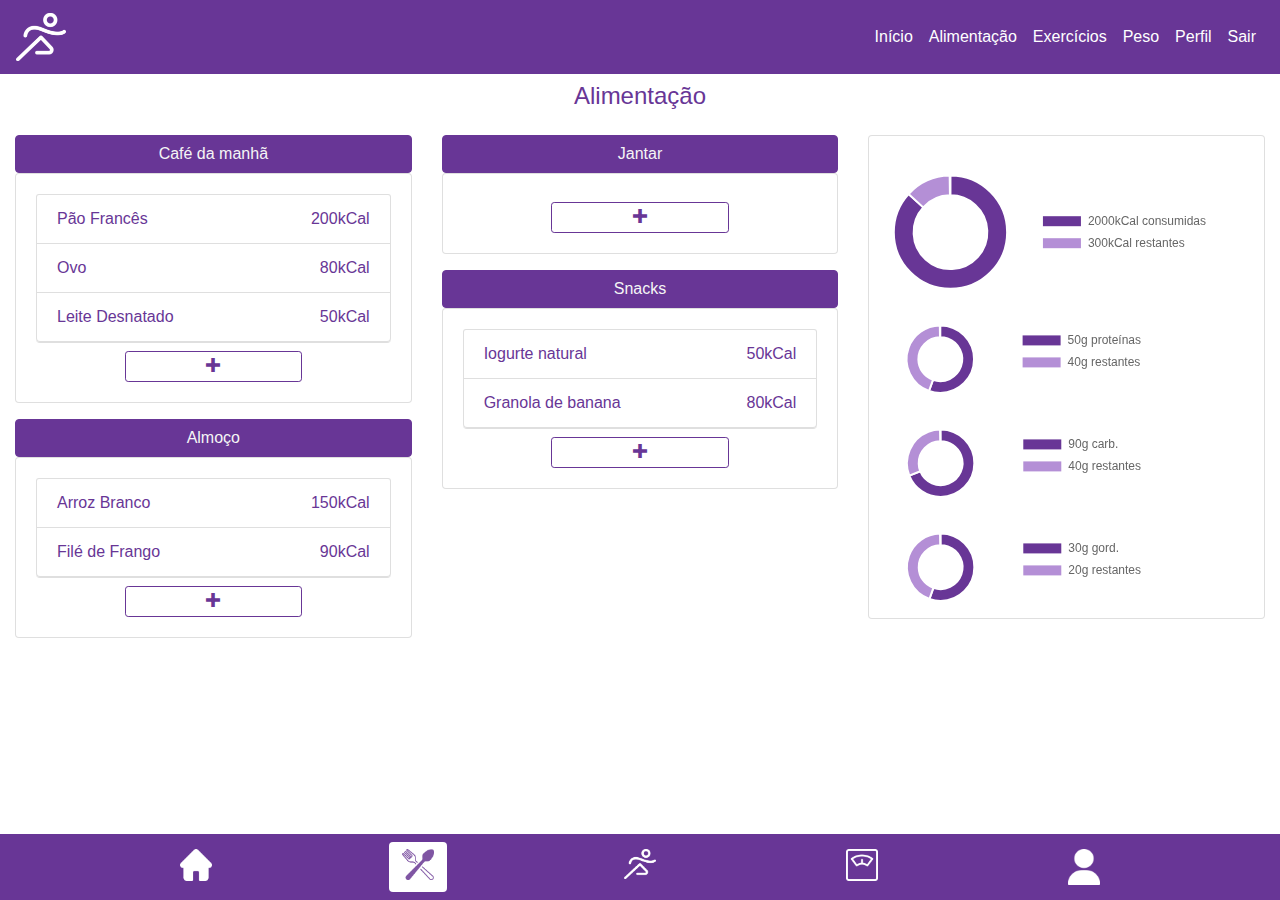
<file: alimentacao.html>
<!DOCTYPE html>
<html>
    <head>
        <title>Health Track - Alimentação</title>
        <meta charset="utf-8">
        <meta name="viewport" content="width=device-width, initial-scale=1">
        <link rel="stylesheet" href="css/bootstrap.min.css">
        <link rel="stylesheet" href="css/ht_styles.css">
        <link rel="stylesheet" href="open-iconic/font/css/open-iconic-bootstrap.css">
        <link rel="stylesheet" href="css/Chart.min.css">    
    </head>
    <body>
        <nav class="navbar navbar-expand-lg nav-purple-ht sticky-top">
            <button class="navbar-toggler border-white" type="button" data-toggle="collapse" data-target="#navbarContent" aria-controls="navbarContent" aria-expanded="false" aria-label="Toggle navigation">
                <span class="oi oi-menu menu-color"></span>
            </button>
            <a class="navbar-brand" href="#">
                <img src="img/running_white.png" class="d-inline-block align-top" width="50">
            </a>
            
            <div class="collapse navbar-collapse" id="navbarContent">
                <ul class="navbar-nav ml-auto">
                    <li class="nav-item active">
                        <a class="nav-link text-white" href="inicio.html">Início</a>
                    </li>
                    <li class="nav-item">
                        <a class="nav-link text-white" href="alimentacao.html">Alimentação</a>
                    </li>
                    <li class="nav-item">
                        <a class="nav-link text-white" href="exercicios.html">Exercícios</a>
                    </li>
                    <li class="nav-item">
                        <a class="nav-link text-white" href="pesagem.html">Peso</a>
                    </li>
                    <li class="nav-item">
                        <a class="nav-link text-white" href="perfil.html">Perfil</a>
                    </li>
                    <li class="nav-item">
                        <a class="nav-link text-white" href="index.html">Sair</a>
                    </li>
                </ul>
            </div>
        </nav>

        <section class="container-fluid">
            <h4 class="text-center mt-2 mb-4">Alimentação</h4>    
            <div class="row" style="margin-bottom: 150px;">
                <div class="col-lg-4 col-md-6 col-sm-12 col-xs-12">
                  <section class="mb-3">
                    <button class="btn btn-purple-ht btn-block" type="button" data-toggle="collapse" data-target="#collapseCafe" aria-expanded="true" aria-controls="collapseCafe">
                      Café da manhã
                    </button>
                    <div class="collapse show" id="collapseCafe">
                      <div class="card card-body">
                        <ol class="list-group">
                          <li class="list-group-item d-flex justify-content-between">Pão Francês <span class="">200kCal</span></li>
                          <li class="list-group-item d-flex justify-content-between">Ovo <span class="">80kCal</span></li>
                          <li class="list-group-item d-flex justify-content-between">Leite Desnatado <span class="">50kCal</span></li>
                        </ol>
                        <div class="text-center">
                          <button class="btn btn-sm mt-2 border-purple w-05x">
                            <span class="oi oi-plus"></span>
                          </button>
                        </div>
                      </div>
                    </div>
                  </section>
                  <section class="mb-3">
                    <button class="btn btn-purple-ht btn-block" type="button" data-toggle="collapse" data-target="#collapseAlmoco" aria-expanded="true" aria-controls="collapseAlmoco">
                      Almoço
                    </button>
                    <div class="collapse show" id="collapseAlmoco">
                      <div class="card card-body">
                        <ol class="list-group">
                          <li class="list-group-item d-flex justify-content-between">Arroz Branco <span class="">150kCal</span></li>
                          <li class="list-group-item d-flex justify-content-between">Filé de Frango <span class="">90kCal</span></li>
                        </ol>
                        <div class="text-center">
                          <button class="btn btn-sm mt-2 border-purple w-05x">
                            <span class="oi oi-plus"></span>
                          </button>
                        </div>
                      </div>
                    </div>
                  </section>
                </div>

                <div class="col-lg-4 col-md-6 col-sm-12 col-xs-12">
                  <section class="mb-3">
                    <button class="btn btn-purple-ht btn-block" type="button" data-toggle="collapse" data-target="#collapseJantar" aria-expanded="true" aria-controls="collapseJantar">
                      Jantar
                    </button>
                    <div class="collapse show" id="collapseJantar">
                      <div class="card card-body">
                        <div class="text-center">
                          <button class="btn btn-sm mt-2 border-purple w-05x">
                            <span class="oi oi-plus"></span>
                          </button>
                        </div>
                      </div>
                    </div>
                  </section>
                  <section class="mb-3">
                    <button class="btn btn-purple-ht btn-block" type="button" data-toggle="collapse" data-target="#collapseSnacks" aria-expanded="true" aria-controls="collapseSnacks">
                      Snacks
                    </button>
                    <div class="collapse show" id="collapseSnacks">
                      <div class="card card-body">
                        <ol class="list-group">
                          <li class="list-group-item d-flex justify-content-between">Iogurte natural <span class="">50kCal</span></li>
                          <li class="list-group-item d-flex justify-content-between">Granola de banana <span class="">80kCal</span></li>
                        </ol>
                        <div class="text-center">
                          <button class="btn btn-sm mt-2 border-purple w-05x">
                            <span class="oi oi-plus"></span>
                          </button>
                        </div>
                      </div>
                    </div>
                  </section>
                </div>

                <div class="col-lg-4 col-md-6 col-sm-12 col-xs-12">
                  <div class="card pr-5 pb-3 pt-1 mb-2" >
                    <div class="chart-container">
                      <canvas id="graficoAlimentacao" height="130px">
                      </canvas>
                      <canvas id="graficoAlimentacao2" height="90px">
                      </canvas>
                      <canvas id="graficoAlimentacao3" height="90px">
                      </canvas>
                      <canvas id="graficoAlimentacao4" height="90px">
                      </canvas>
                    </div>
                  </div>
                </div>
            </div>
        </section>

        <footer id="sticky-footer" class="py-2 nav-purple-ht fixed-bottom">
            <div class="container d-flex justify-content-around">
                <a class="btn text-white" href="inicio.html"> <img src="img/home_white.png" class="icon-size-2" alt="icone de casa"></a>
                <a class="btn text-white btn-ht-selected" href="alimentacao.html"><img src="img/fork_purple.png" class="icon-size-2" alt="icone com um garfo e uma colher cruzados"></a>
                <a class="btn text-white" href="exercicios.html"> <img src="img/running_white.png" class="icon-size-2" alt="icone health track (uma pessoa correndo)"></a>
                <a class="btn text-white" href="pesagem.html"> <img src="img/weight_white.png" class="icon-size-2" alt="icone de uma balança para pesagem"></a>
                <a class="btn text-white" href="perfil.html"> <img src="img/user_white.png" class="icon-size-2" alt="icone de uma silhueta de uma pessoa"></a>
            </div>
        </footer>

        <script type="text/javascript" src="js/jquery.slim.min.js"></script>
        <script type="text/javascript" src="js/bootstrap.min.js"></script>
        <script type="text/javascript" src="js/moment.js"></script>
        <script type="text/javascript" src="js/Chart.min.js"></script>
        <script type="text/javascript" src="js/htCharts.js"></script>
    </body>
</html>
</file>
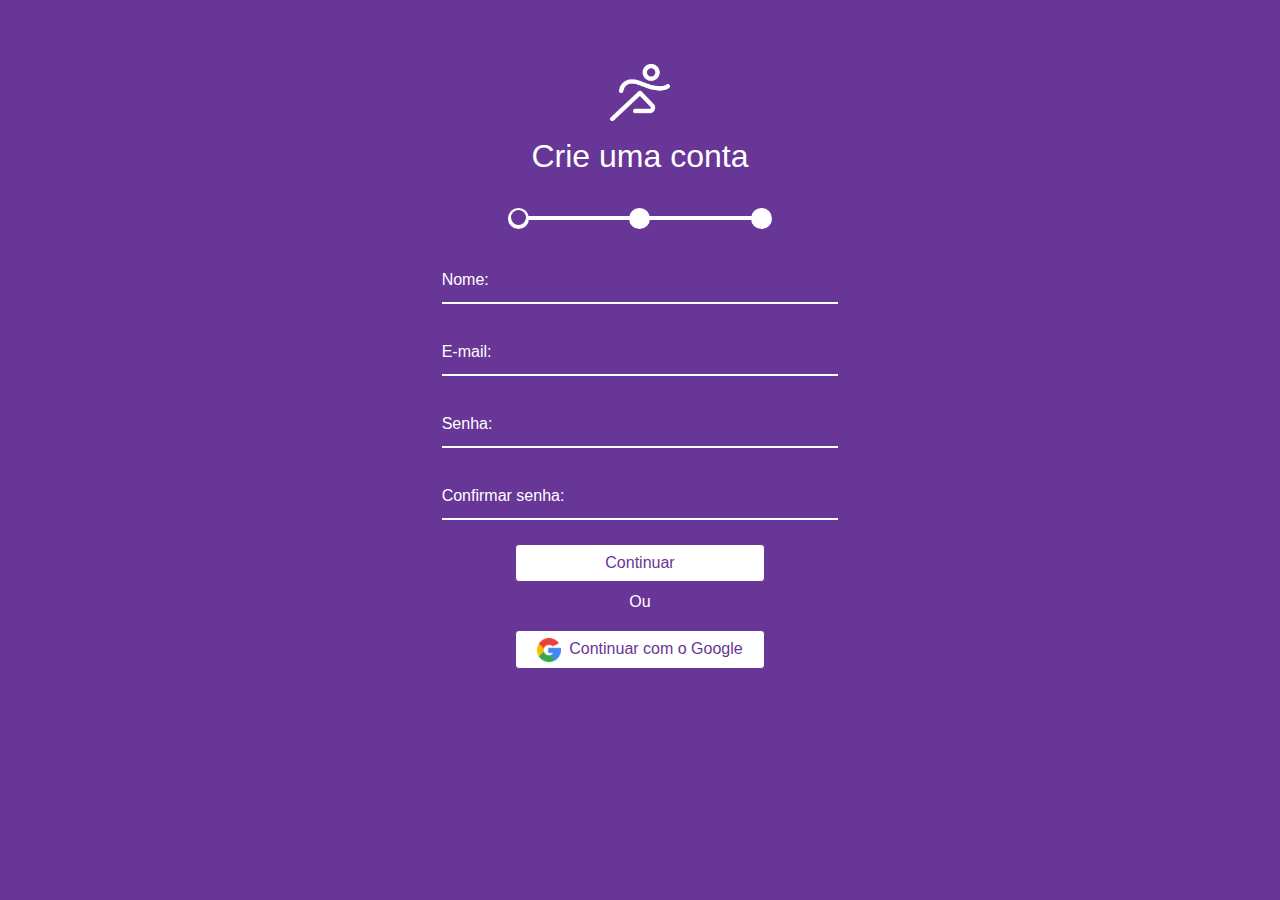
<file: criarConta1.html>
<!DOCTYPE html>
<html>
    <head>
        <title>Health Track - Início</title>
        <meta charset="utf-8">
        <meta name="viewport" content="width=device-width, initial-scale=1">
        <link rel="stylesheet" href="css/bootstrap.min.css">
        <link rel="stylesheet" href="css/ht_styles.css">
        <link rel="stylesheet" href="css/geometry.css">
        <link rel="stylesheet" href="open-iconic/font/css/open-iconic-bootstrap.css">
        <link rel="stylesheet" href="css/material_input.css">
    </head>

    <body class="nav-purple-ht">
        <div class="container-fluid mt-5">
            <div class="row">
                <div class="col-md-4"></div>
                <div class="col-sm-12 col-md-4 mt-3 text-center">
                    <img src="img/running_white.png" width="60">
                    <h2 class="text-white mt-3">Crie uma conta</h2>
                    <br>
                    <div class="dot mr-5">
                        <div class="dot-fill"></div>
                        <div class="rectangle-white mt-2"></div>
                    </div>
                    <div class="dot ml-5 mr-5">
                        <div class="dot-fill-white"></div>
                    </div>
                    <div class="dot ml-5">
                        <div class="dot-fill-white"></div>
                    </div>
                </div>
            </div>
            <div class="row mt-4">
                <div class="col-md-4"></div>
                <div class="col-sm-12 col-md-4">
                    <section>
                        <form>
                            <div class="input-container">
                                <input id="name" class="input" type="text" required />
                                <label class="label" for="name">Nome:</label>
                            </div>
                            <br>
                            <div class="input-container">
                                <input id="email" class="input" type="text" required />
                                <label class="label" for="email">E-mail:</label>
                            </div>
                            <br>
                            <div class="input-container">
                                <input id="password" class="input" type="password" required />
                                <label class="label" for="password">Senha:</label>
                            </div>
                            <br>
                            <div class="input-container">
                                <input id="passwordConfirmation" class="input" type="password" required />
                                <label class="label" for="passwordConfirmation">Confirmar senha:</label>
                            </div>
                            <br>
                            <div class="text-center">
                                <a class="btn btn-white-ht btn-lg-ht" href="criarConta2.html">Continuar</a>
                                <p class="text-white mt-2">Ou</p>
                                <a class="btn btn-white-ht btn-lg-ht mb-5" href="criarConta2.html">
                                    <img class="icon-size-1-5 mr-2" src="img/google_icon.png" alt="icone do google">Continuar com o Google
                                </a>
                            </div>
                        </form>
                    </section>
                </div>
            </div>
        </div>
    </body>
</html>
</file>
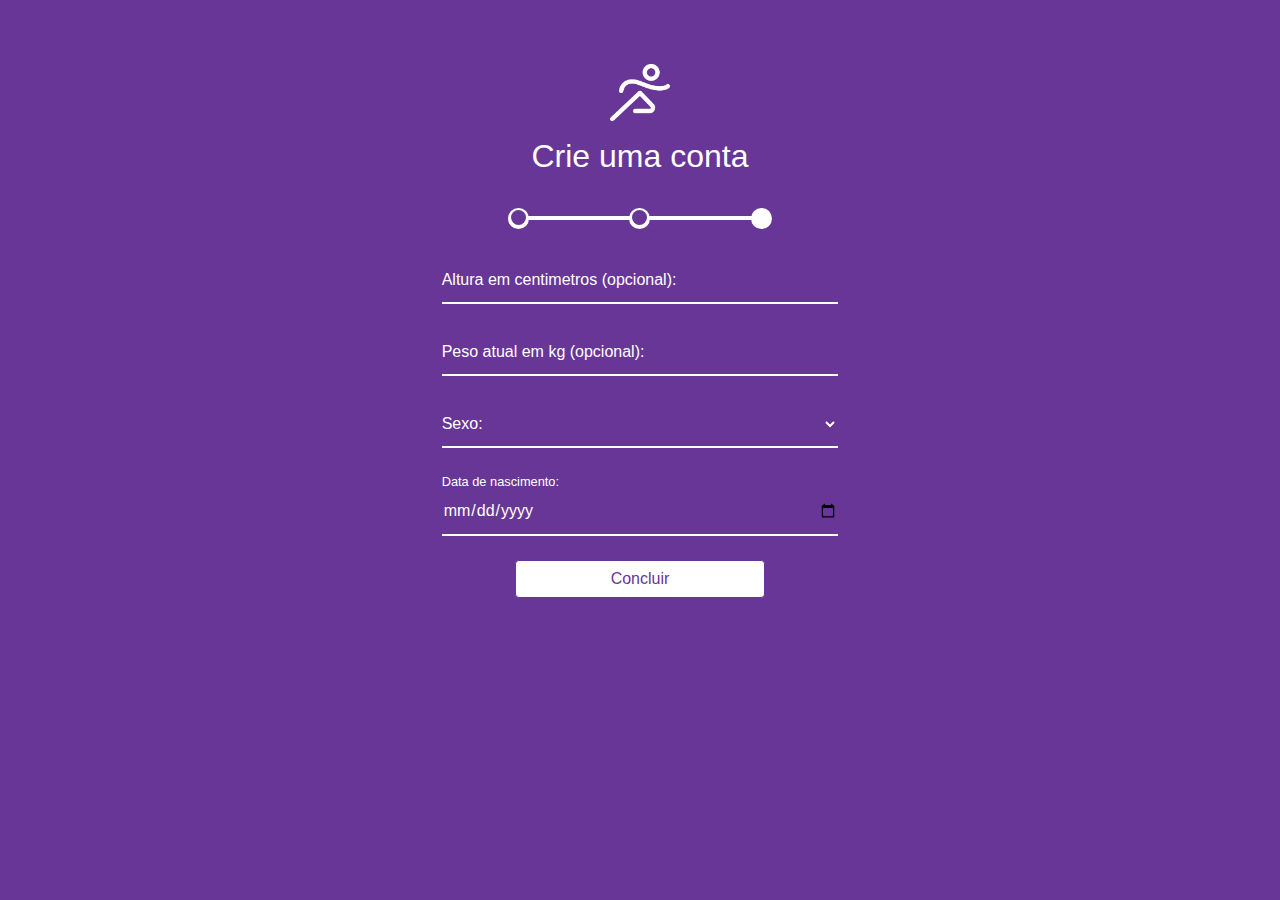
<file: criarConta2.html>
<!DOCTYPE html>
<html>
    <head>
        <title>Health Track - Início</title>
        <meta charset="utf-8">
        <meta name="viewport" content="width=device-width, initial-scale=1">
        <link rel="stylesheet" href="css/bootstrap.min.css">
        <link rel="stylesheet" href="css/ht_styles.css">
        <link rel="stylesheet" href="css/geometry.css">
        <link rel="stylesheet" href="open-iconic/font/css/open-iconic-bootstrap.css">
        <link rel="stylesheet" href="css/material_input.css">
        <link rel="stylesheet" href="css/material_select.css">
    </head>

    <body class="nav-purple-ht">
        <div class="container-fluid mt-5">
            <div class="row">
                <div class="col-md-4"></div>
                <div class="col-sm-12 col-md-4 mt-3 text-center">
                    <img src="img/running_white.png" width="60">
                    <h2 class="text-white mt-3">Crie uma conta</h2>
                    <br>
                    <div class="dot mr-5">
                        <div class="dot-fill"></div>
                        <div class="rectangle-white mt-2"></div>
                    </div>
                    <div class="dot ml-5 mr-5">
                        <div class="dot-fill"></div>
                    </div>
                    <div class="dot ml-5">
                        <div class="dot-fill-white"></div>
                    </div>
                </div>
            </div>
            <div class="row mt-4">
                <div class="col-md-4"></div>
                <div class="col-sm-12 col-md-4">
                    <section>
                        <form>
                            <div class="input-container">
                                <input id="altura" type="text" required />
                                <label class="label" for="altura">Altura em centimetros (opcional):</label>
                            </div>
                            <br>
                            <div class="input-container">
                                <input id="peso" type="text" required />
                                <label class="label" for="peso">Peso atual em kg (opcional):</label>
                            </div>
                            <br>
                            <div class="select-container">
                                <select id="sexo" required>
                                    <option></option>
                                    <option value="Masculino">Masculino</option>
                                    <option value="Feminino">Feminino</option>
                                </select>
                                <label class="label" for="sexo">Sexo:</label>
                            </div>
                            <br>
                            <div class="input-container mt-3">
                                <input id="dataNascimento" type="date" />
                                <label class="label" for="dataNascimento">Data de nascimento:</label>
                            </div>
                            <br>
                            <div class="text-center">
                                <a class="btn btn-white-ht btn-lg-ht" href="inicio.html">Concluir</a>
                            </div>
                        </form>
                    </section>
                </div>
            </div>
        </div>
    </body>
</html>
</file>
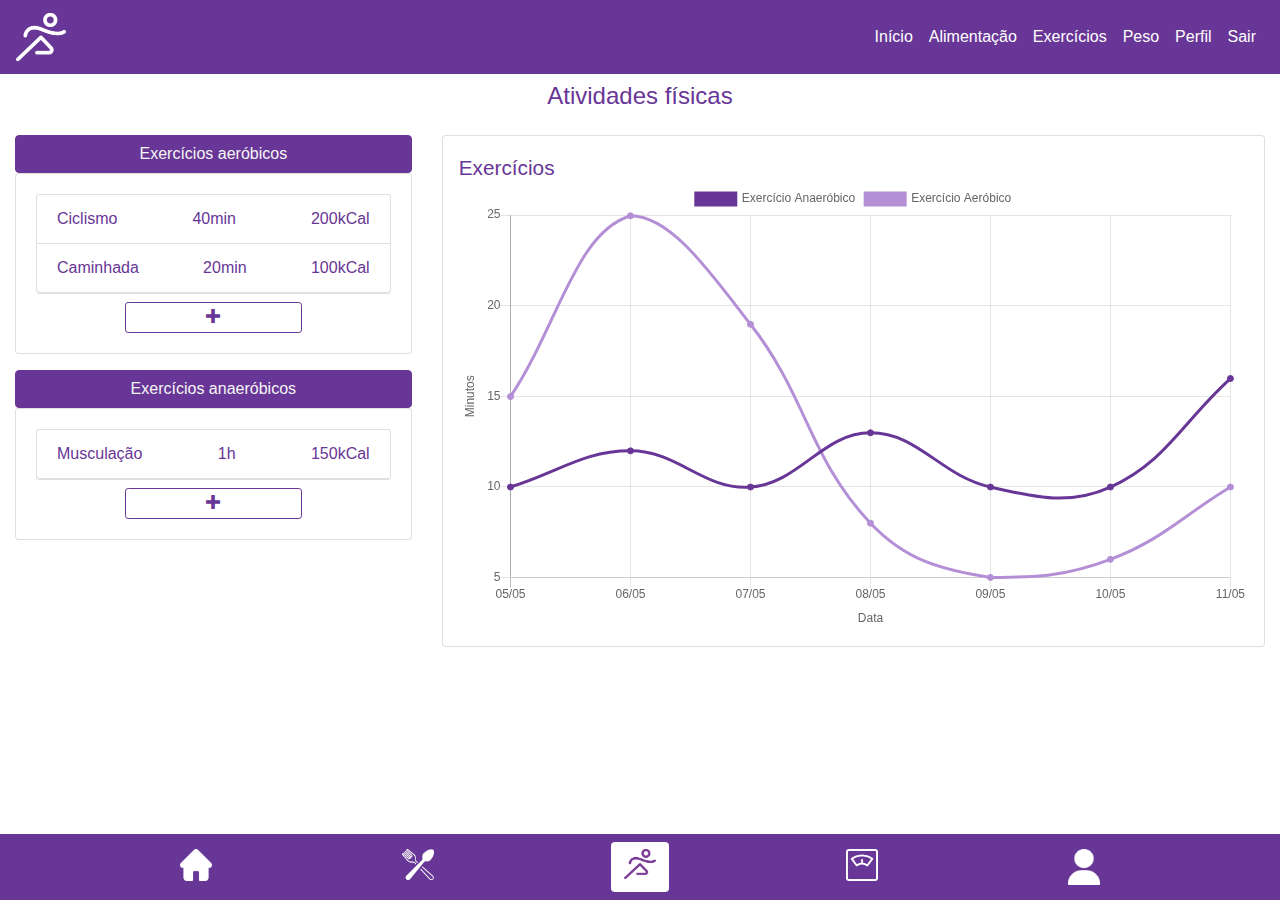
<file: exercicios.html>
<!DOCTYPE html>
<html>
    <head>
        <title>Health Track - Alimentação</title>
        <meta charset="utf-8">
        <meta name="viewport" content="width=device-width, initial-scale=1">
        <link rel="stylesheet" href="css/bootstrap.min.css">
        <link rel="stylesheet" href="css/ht_styles.css">
        <link rel="stylesheet" href="open-iconic/font/css/open-iconic-bootstrap.css">
        <link rel="stylesheet" href="css/Chart.min.css">    
    </head>
    <body>
        <nav class="navbar navbar-expand-lg nav-purple-ht sticky-top">
            <button class="navbar-toggler border-white" type="button" data-toggle="collapse" data-target="#navbarContent" aria-controls="navbarContent" aria-expanded="false" aria-label="Toggle navigation">
                <span class="oi oi-menu menu-color"></span>
            </button>
            <a class="navbar-brand" href="#">
                <img src="img/running_white.png" class="d-inline-block align-top" width="50">
            </a>
            
            <div class="collapse navbar-collapse" id="navbarContent">
                <ul class="navbar-nav ml-auto">
                    <li class="nav-item active">
                        <a class="nav-link text-white" href="inicio.html">Início</a>
                    </li>
                    <li class="nav-item">
                        <a class="nav-link text-white" href="alimentacao.html">Alimentação</a>
                    </li>
                    <li class="nav-item">
                        <a class="nav-link text-white" href="exercicios.html">Exercícios</a>
                    </li>
                    <li class="nav-item">
                        <a class="nav-link text-white" href="pesagem.html">Peso</a>
                    </li>
                    <li class="nav-item">
                        <a class="nav-link text-white" href="perfil.html">Perfil</a>
                    </li>
                    <li class="nav-item">
                        <a class="nav-link text-white" href="index.html">Sair</a>
                    </li>
                </ul>
            </div>
        </nav>
        
        <section class="container-fluid">
            <h4 class="text-center mt-2 mb-4">Atividades físicas</h4>    
            <div class="row" style="margin-bottom: 150px;">
                <div class="col-lg-4 col-md-12 col-sm-12 col-xs-12">
                    <section class="mb-3">
                        <button class="btn btn-purple-ht btn-block" type="button" data-toggle="collapse" data-target="#collapseCafe" aria-expanded="true" aria-controls="collapseCafe">
                            Exercícios aeróbicos
                        </button>
                        <div class="collapse show" id="collapseCafe">
                            <div class="card card-body">
                                <ol class="list-group">
                                    <li class="list-group-item d-flex justify-content-between">
                                        Ciclismo
                                        <span class="">40min</span>
                                        <span class="">200kCal</span>
                                    </li>
                                    <li class="list-group-item d-flex justify-content-between">
                                        Caminhada
                                        <span class="">20min</span>
                                        <span class="">100kCal</span>
                                    </li>
                                </ol>
                                <div class="text-center">
                                    <button class="btn btn-sm mt-2 border-purple w-05x">
                                        <span class="oi oi-plus"></span>
                                    </button>
                                </div>
                            </div>
                        </div>
                    </section>
                    <section class="mb-3">
                        <button class="btn btn-purple-ht btn-block" type="button" data-toggle="collapse" data-target="#collapseAlmoco" aria-expanded="true" aria-controls="collapseAlmoco">
                            Exercícios anaeróbicos
                        </button>
                        <div class="collapse show" id="collapseAlmoco">
                            <div class="card card-body">
                                <ol class="list-group">
                                    <li class="list-group-item d-flex justify-content-between">Musculação 
                                        <span>1h</span>
                                        <span>150kCal</span>
                                    </li>
                                </ol>
                                <div class="text-center">
                                    <button class="btn btn-sm mt-2 border-purple w-05x">
                                        <span class="oi oi-plus"></span>
                                    </button>
                                </div>
                            </div>
                            </div>
                    </section>
                </div>

                <div class="col-lg-8 col-md-12 col-sm-12 col-xs-12">
                    <div class="card mb-2 p-3" >
                        <div class="font-size-large">Exercícios</div>
                        <div class="chart-container">
                            <canvas id="graficoExercicios" height="170px">
    
                            </canvas>
                        </div>
                    </div>
                </div>
            </div>
        </section>

        <footer id="sticky-footer" class="py-2 nav-purple-ht fixed-bottom">
            <div class="container d-flex justify-content-around">
                <a class="btn text-white" href="inicio.html"> <img src="img/home_white.png" class="icon-size-2" alt="icone de casa"></a>
                <a class="btn text-white " href="alimentacao.html"><img src="img/fork_white.png" class="icon-size-2" alt="icone com um garfo e uma colher cruzados"></a>
                <a class="btn text-white btn-ht-selected" href="exercicios.html"> <img src="img/running_purple.png" class="icon-size-2" alt="icone health track (uma pessoa correndo)"></a>
                <a class="btn text-white" href="pesagem.html"> <img src="img/weight_white.png" class="icon-size-2" alt="icone de uma balança para pesagem"></a>
                <a class="btn text-white" href="perfil.html"> <img src="img/user_white.png" class="icon-size-2" alt="icone de uma silhueta de uma pessoa"></a>
            </div>
        </footer>

        <script type="text/javascript" src="js/jquery.slim.min.js"></script>
        <script type="text/javascript" src="js/bootstrap.min.js"></script>
        <script type="text/javascript" src="js/moment.js"></script>
        <script type="text/javascript" src="js/Chart.min.js"></script>
        <script type="text/javascript" src="js/htChartsExercicios.js"></script>
    </body>
</html>
</file>
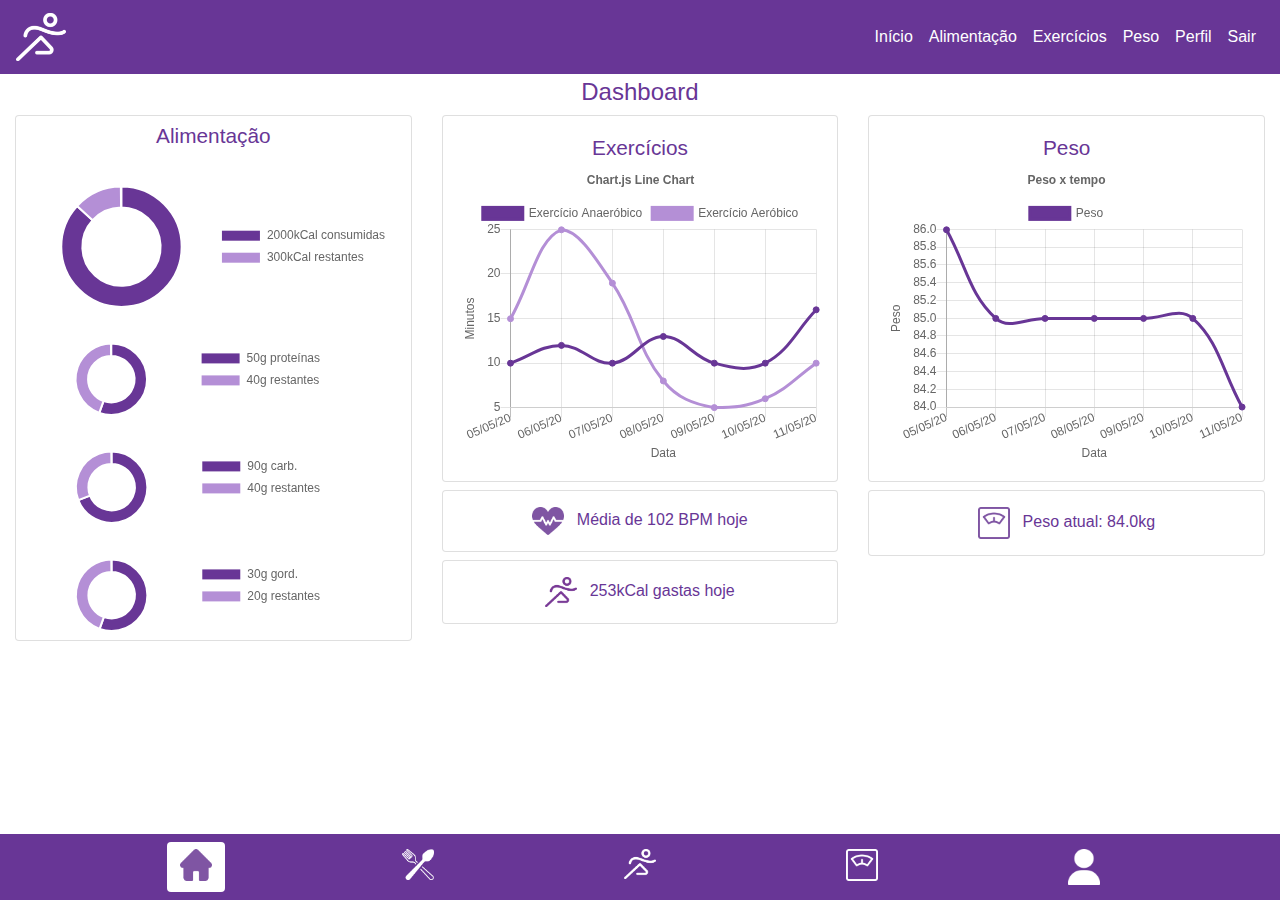
<file: inicio.html>
<!DOCTYPE html>
<html>
<head>
    <title>Health Track - Início</title>
    <meta charset="utf-8">
    <meta name="viewport" content="width=device-width, initial-scale=1">
    <link rel="stylesheet" href="css/bootstrap.min.css">
    <link rel="stylesheet" href="css/ht_styles.css">
    <link rel="stylesheet" href="css/geometry.css">
    <link rel="stylesheet" href="open-iconic/font/css/open-iconic-bootstrap.css">
    <link rel="stylesheet" href="css/Chart.min.css">    
</head>
<body>
    <nav class="navbar navbar-expand-lg nav-purple-ht sticky-top">
        <button class="navbar-toggler border-white" type="button" data-toggle="collapse" data-target="#navbarContent" aria-controls="navbarContent" aria-expanded="false" aria-label="Toggle navigation">
            <span class="oi oi-menu menu-color"></span>
        </button>
        <a class="navbar-brand" href="#">
            <img src="img/running_white.png" class="d-inline-block align-top" width="50">
        </a>
        
        <div class="collapse navbar-collapse" id="navbarContent">
            <ul class="navbar-nav ml-auto">
                <li class="nav-item active">
                    <a class="nav-link text-white" href="inicio.html">Início</a>
                </li>
                <li class="nav-item">
                    <a class="nav-link text-white" href="alimentacao.html">Alimentação</a>
                </li>
                <li class="nav-item">
                    <a class="nav-link text-white" href="exercicios.html">Exercícios</a>
                </li>
                <li class="nav-item">
                    <a class="nav-link text-white" href="pesagem.html">Peso</a>
                </li>
                <li class="nav-item">
                    <a class="nav-link text-white" href="perfil.html">Perfil</a>
                </li>
                <li class="nav-item">
                    <a class="nav-link text-white" href="index.html">Sair</a>
                </li>
            </ul>
        </div>
    </nav>
    
    <section class="container-fluid">
        <h4 class="text-center mt-1">Dashboard</h4>
        <div class="row">
            <div class="col-lg-4 col-md-6 col-sm-12 col-xs-12 text-center">
                <div class="card pl-3 pr-3 pb-2 pt-1 mb-2" >
                    <div class="font-size-large">Alimentação</div>
                    <div class="chart-container">
                        <canvas id="graficoAlimentacao" height="130px">
                        </canvas>
                        <canvas id="graficoAlimentacao2" height="90px">
                        </canvas>
                        <canvas id="graficoAlimentacao3" height="90px">
                        </canvas>
                        <canvas id="graficoAlimentacao4" height="90px">
                        </canvas>
                    </div>
                </div>
            </div>
            <div class="col-lg-4 col-md-6 col-sm-12 col-xs-12 text-center">
                <div class="card mb-2 p-3" >
                    <div class="font-size-large">Exercícios</div>
                    <div class="chart-container">
                        <canvas id="graficoExercicios" height="250px">

                        </canvas>
                    </div>
                </div>
                <div class="card mb-2 p-3 d-block">
                    <img src="img/heartbeat_purple.png" class="icon-size-2">
                    <span class="ml-2">Média de 102 BPM hoje</span>
                </div>
                <div class="card mb-2 p-3 d-block" style="display: block;">
                    <img src="img/running_purple.png" class="icon-size-2">
                    <span class="ml-2">253kCal gastas hoje</span>
                </div>
            </div>
            <div class="col-lg-4 col-md-6 col-sm-12 col-xs-12 text-center">
                <div class="card mb-2 p-3" >
                    <div class="font-size-large">Peso</div>
                    <div class="chart-container">
                        <canvas id="graficoPesagem" height="250px">

                        </canvas>
                    </div>
                </div>
                <div class="card mb-2 p-3 d-block">
                    <img src="img/weight_purple.png" class="icon-size-2">
                    <span class="ml-2">Peso atual: 84.0kg</span>
                </div>
                <div class="mb-5 p-3 d-block">
                </div>

            </div>
        </div>
    </section>


    <footer id="sticky-footer" class="py-2 nav-purple-ht fixed-bottom">
        <div class="container d-flex justify-content-around">
            <a class="btn text-white btn-ht-selected" href="inicio.html"> <img src="img/home_purple.png" class="icon-size-2" alt="icone de casa"></a>
            <a class="btn text-white" href="alimentacao.html"> <img src="img/fork_white.png" class="icon-size-2" alt="icone com um garfo e uma colher cruzados"></a>
            <a class="btn text-white" href="exercicios.html"> <img src="img/running_white.png" class="icon-size-2" alt="icone health track (uma pessoa correndo)"></a>
            <a class="btn text-white" href="pesagem.html"> <img src="img/weight_white.png" class="icon-size-2" alt="icone de uma balança para pesagem"></a>
            <a class="btn text-white" href="perfil.html"> <img src="img/user_white.png" class="icon-size-2" alt="icone de uma silhueta de uma pessoa"></a>
        </div>
    </footer>

    <script type="text/javascript" src="js/jquery.slim.min.js"></script>
    <script type="text/javascript" src="js/bootstrap.min.js"></script>
    <script type="text/javascript" src="js/moment.js"></script>
    <script type="text/javascript" src="js/Chart.min.js"></script>
    <script type="text/javascript" src="js/htCharts.js"></script>
</body>


</html>
</file>
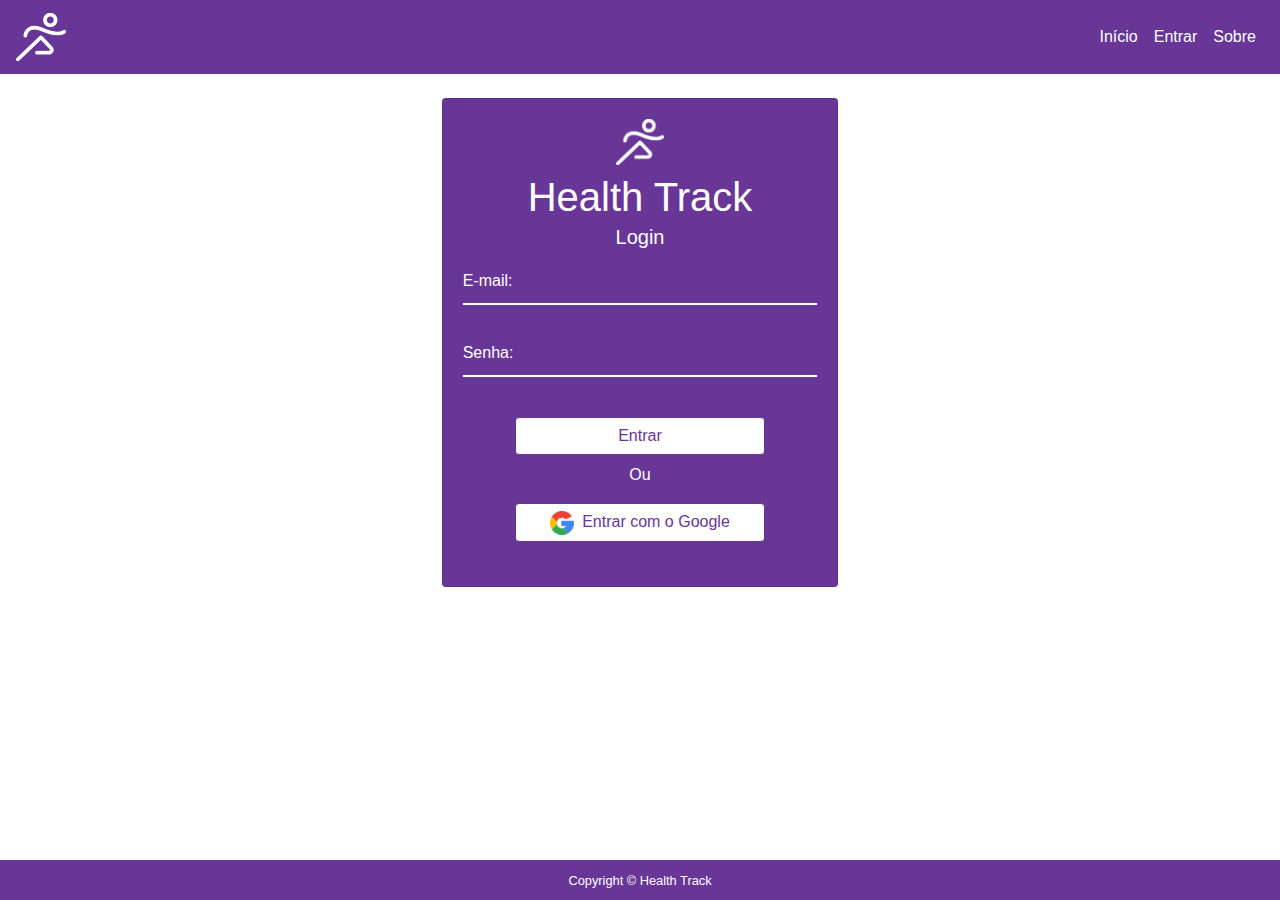
<file: login.html>
<!DOCTYPE html>
<html>
    <head>
        <title>Health Track - Início</title>
        <meta charset="utf-8">
        <meta name="viewport" content="width=device-width, initial-scale=1">
        <link rel="stylesheet" href="css/bootstrap.min.css">
        <link rel="stylesheet" href="css/ht_styles.css">
        <link rel="stylesheet" href="css/geometry.css">
        <link href="open-iconic/font/css/open-iconic-bootstrap.css" rel="stylesheet">
        <link rel="stylesheet" href="css/material_input.css">
    </head>
    <body">
        <nav class="navbar navbar-expand-lg nav-purple-ht sticky-top">
            <button class="navbar-toggler border-white" type="button" data-toggle="collapse" data-target="#navbarContent" aria-controls="navbarContent" aria-expanded="false" aria-label="Toggle navigation">
                <span class="oi oi-menu menu-color"></span>
            </button>
            <a class="navbar-brand" href="#">
                <img src="img/running_white.png" width="50">
            </a>
            
            <div class="collapse navbar-collapse" id="navbarContent">
                <ul class="navbar-nav ml-auto">
                    <li class="nav-item active">
                        <a class="nav-link text-white" href="#">Início</a>
                    </li>
                    <li class="nav-item">
                        <a class="nav-link text-white" href="#">Entrar</a>
                    </li>
                    <li class="nav-item">
                        <a class="nav-link text-white" href="#">Sobre</a>
                    </li>
                </ul>
            </div>
        </nav>
        <br>
        <div class="container-fluid">
            <div class="row" >
                <div class="col-md-4"></div>
                <div class="col-lg-4 col-md-12 col-sm-12 col-xs-12">
                    <div class="card text-center nav-purple-ht">
                        <div class="card-body">
                            <img class="mx-auto d-block card-img-top icon-size-3" src="img/running_white.png">
                            <h1 class="card-title text-center mt-2 mb-1 text-white">Health Track</h1>
                            <h5 class="text-white text-center">Login</h5>
                            <form class="">
                                <div class="input-container ">
                                    <input id="email" class="input" type="text" required />
                                    <label class="label" for="email">E-mail:</label>
                                </div>
                                <br>
                                <div class="input-container">
                                    <input id="password" class="input" type="password" required />
                                    <label class="label" for="password">Senha:</label>
                                </div>
                                <br>
                                <div class="text-center mt-3">
                                    <a class="btn btn-white-ht btn-lg-ht" href="inicio.html">Entrar</a>
                                    <p class="text-white mt-2">Ou</p>
                                    <a class="btn btn-white-ht btn-lg-ht mb-4" href="inicio.html">
                                        <img class="icon-size-1-5 mr-2" src="img/google_icon.png" alt="icone do google">Entrar com o Google
                                    </a>
                                </div>
                            </form>
                        </div>
                    </div>
                </div>
            </div>
        </div>

        <footer id="sticky-footer" class="py-2 nav-purple-ht fixed-bottom">
            <div class="container text-center">
              <small class="text-white">Copyright &copy; Health Track</small>
            </div>
        </footer>

        <script type="text/javascript" src="js/jquery.slim.min.js"></script>
        <script type="text/javascript" src="js/bootstrap.min.js"></script>
    </body>
    
</html>
</file>
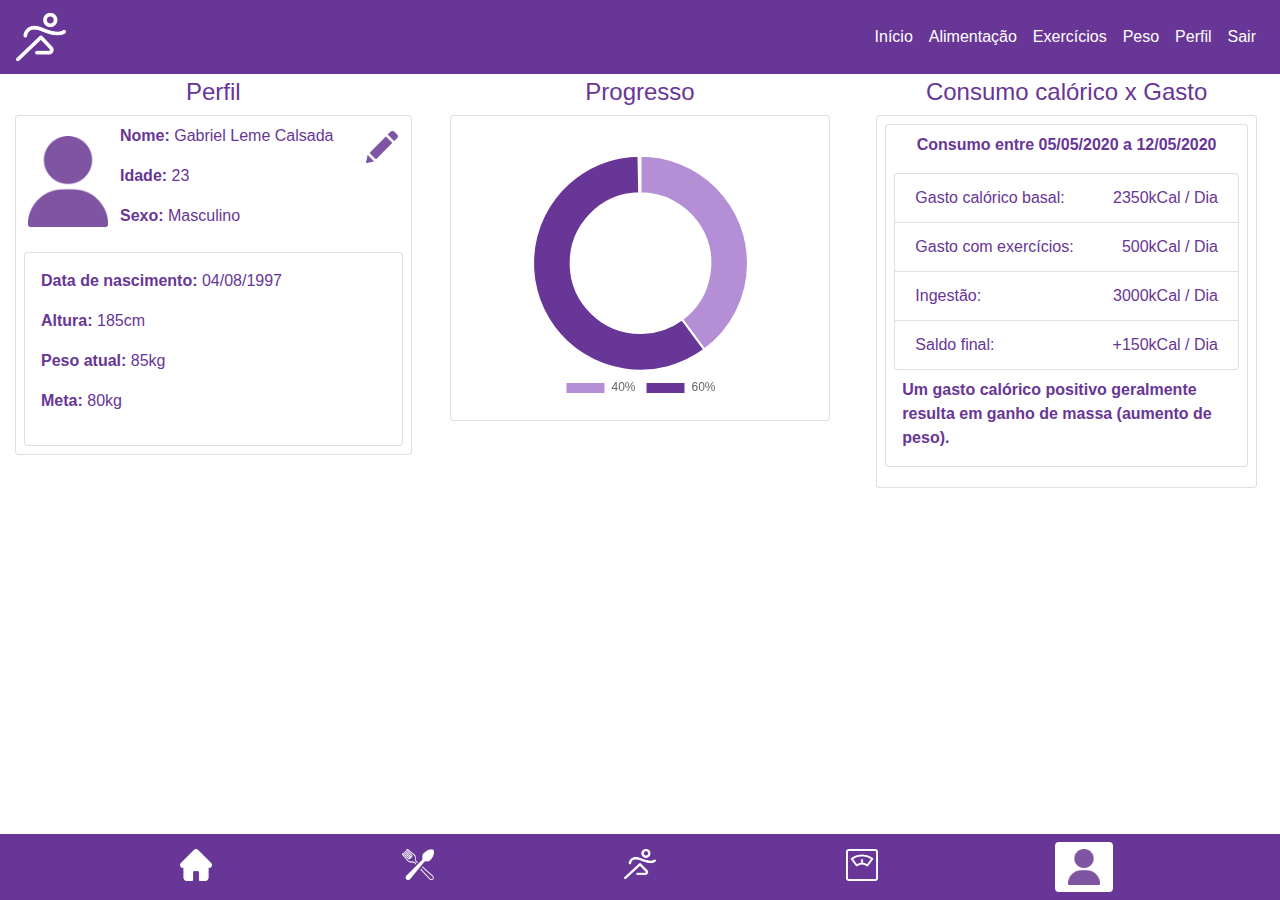
<file: perfil.html>
<!DOCTYPE html>
<html>
    <head>
        <title>Health Track - Alimentação</title>
        <meta charset="utf-8">
        <meta name="viewport" content="width=device-width, initial-scale=1">
        <link rel="stylesheet" href="css/bootstrap.min.css">
        <link rel="stylesheet" href="css/ht_styles.css">
        <link rel="stylesheet" href="open-iconic/font/css/open-iconic-bootstrap.css">
        <link rel="stylesheet" href="css/Chart.min.css">    
    </head>
    <body>
        <nav class="navbar navbar-expand-lg nav-purple-ht sticky-top">
            <button class="navbar-toggler border-white" type="button" data-toggle="collapse" data-target="#navbarContent" aria-controls="navbarContent" aria-expanded="false" aria-label="Toggle navigation">
                <span class="oi oi-menu menu-color"></span>
            </button>
            <a class="navbar-brand" href="#">
                <img src="img/running_white.png" class="d-inline-block align-top" width="50">
            </a>
            
            <div class="collapse navbar-collapse" id="navbarContent">
                <ul class="navbar-nav ml-auto">
                    <li class="nav-item active">
                        <a class="nav-link text-white" href="inicio.html">Início</a>
                    </li>
                    <li class="nav-item">
                        <a class="nav-link text-white" href="alimentacao.html">Alimentação</a>
                    </li>
                    <li class="nav-item">
                        <a class="nav-link text-white" href="exercicios.html">Exercícios</a>
                    </li>
                    <li class="nav-item">
                        <a class="nav-link text-white" href="pesagem.html">Peso</a>
                    </li>
                    <li class="nav-item">
                        <a class="nav-link text-white" href="perfil.html">Perfil</a>
                    </li>
                    <li class="nav-item">
                        <a class="nav-link text-white" href="index.html">Sair</a>
                    </li>
                </ul>
            </div>
        </nav>

        <section class="container-fluid">
            <div class="row mb-5">
                <div class="col-lg-4 col-md-12 col-sm-12">
                    <h4 class="text-center mt-1">Perfil</h5>
                    <div class="card">
                        <div class="mt-2">
                            <img src="img/user_purple.png" alt="imagem do usuário" class="icon-size-6 p-2 m-1 float-left" >
                            <a class="btn float-right" ><img src="img/pencil-edit-button_purple.png" alt="imagem do usuário" class="icon-size-2"></a>
                            <p class="font-dark-ht">Nome: <span class="font-light-ht">Gabriel Leme Calsada</span></p>
                            <p class="font-dark-ht">Idade: <span class="font-light-ht">23</span></p>
                            <p class="font-dark-ht">Sexo: <span class="font-light-ht">Masculino</span></p>
                        </div>
                        <div class="m-2 card">
                            <div class="m-3">
                                <p class="font-dark-ht">Data de nascimento: <span class="font-light-ht">04/08/1997</span></p>
                                <p class="font-dark-ht">Altura: <span class="font-light-ht">185cm</span></p>
                                <p class="font-dark-ht">Peso atual: <span class="font-light-ht">85kg</span></p>
                                <p class="font-dark-ht">Meta: <span class="font-light-ht">80kg</span></p>
                            </div>
                        </div>
                    </div>
                </div>
                <div class="col-lg-4 col-md-12 col-sm-12">
                    <h4 class="text-center mt-1">Progresso</h4>
                    <div class="card mb-5 m-2 p-1 pb-3">
                        <div class="chart-container">
                            <canvas id="graficoProgresso" height="230px">
                            </canvas>
                        </div>
                    </div>
                </div>
                <div class="col-lg-4 col-md-12 col-sm-12">
                    <h4 class="text-center mt-1">Consumo calórico x Gasto</h4>
                    <div class="card mb-5 m-2 p-1 pb-3">
                        <div class="card m-1">
                            <div class="m-2">
                                <p class="font-dark-ht text-center">Consumo entre 05/05/2020 a 12/05/2020</p>
                                <ul class="list-group">
                                    <li class="list-group-item d-flex justify-content-between">Gasto calórico basal: <span>2350kCal / Dia</span> </li>
                                    <li class="list-group-item d-flex justify-content-between">Gasto com exercícios: <span>500kCal / Dia</span></li>
                                    <li class="list-group-item d-flex justify-content-between">Ingestão: <span>3000kCal / Dia</span></li>
                                    <li class="list-group-item d-flex justify-content-between">Saldo final: <span>+150kCal / Dia</span></li>
                                </ul>
                                <p class="font-dark-ht m-2">
                                    Um gasto calórico positivo geralmente resulta em ganho de massa (aumento de peso).
                                </p>
                            </div>
                            
                        </div>
                    </div>
                </div>

            </div>
        </section>

        <footer id="sticky-footer" class="py-2 nav-purple-ht fixed-bottom">
            <div class="container d-flex justify-content-around">
                <a class="btn text-white" href="inicio.html"> <img src="img/home_white.png" class="icon-size-2" alt="icone de casa"></a>
                <a class="btn text-white " href="alimentacao.html"><img src="img/fork_white.png" class="icon-size-2" alt="icone com um garfo e uma colher cruzados"></a>
                <a class="btn text-white " href="exercicios.html"> <img src="img/running_white.png" class="icon-size-2" alt="icone health track (uma pessoa correndo)"></a>
                <a class="btn text-white " href="pesagem.html"> <img src="img/weight_white.png" class="icon-size-2" alt="icone de uma balança para pesagem"></a>
                <a class="btn text-white btn-ht-selected" href="perfil.html"> <img src="img/user_purple.png" class="icon-size-2" alt="icone de uma silhueta de uma pessoa"></a>
            </div>
        </footer>

        <script type="text/javascript" src="js/jquery.slim.min.js"></script>
        <script type="text/javascript" src="js/bootstrap.min.js"></script>
        <script type="text/javascript" src="js/moment.js"></script>
        <script type="text/javascript" src="js/Chart.min.js"></script>
        <script type="text/javascript" src="js/htChartsProgresso.js"></script>
    </body>
</html>
</file>
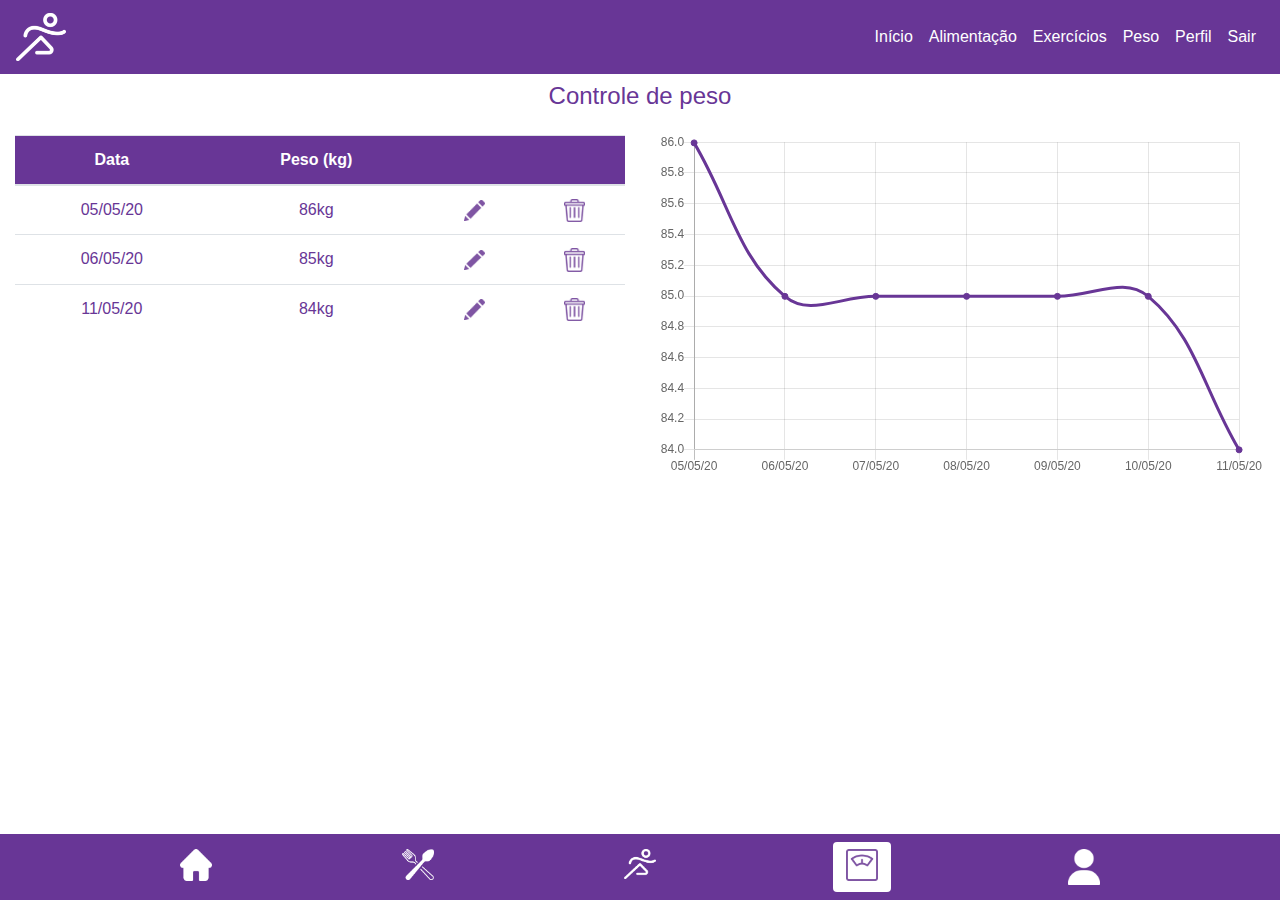
<file: pesagem.html>
<!DOCTYPE html>
<html>
    <head>
        <title>Health Track - Alimentação</title>
        <meta charset="utf-8">
        <meta name="viewport" content="width=device-width, initial-scale=1">
        <link rel="stylesheet" href="css/bootstrap.min.css">
        <link rel="stylesheet" href="css/ht_styles.css">
        <link rel="stylesheet" href="/open-iconic/font/css/open-iconic-bootstrap.css">
        <link rel="stylesheet" href="/css/Chart.min.css">    
    </head>
    <body>
        <nav class="navbar navbar-expand-lg nav-purple-ht sticky-top">
            <button class="navbar-toggler border-white" type="button" data-toggle="collapse" data-target="#navbarContent" aria-controls="navbarContent" aria-expanded="false" aria-label="Toggle navigation">
                <span class="oi oi-menu menu-color"></span>
            </button>
            <a class="navbar-brand" href="#">
                <img src="img/running_white.png" class="d-inline-block align-top" width="50">
            </a>
            
            <div class="collapse navbar-collapse" id="navbarContent">
                <ul class="navbar-nav ml-auto">
                    <li class="nav-item active">
                        <a class="nav-link text-white" href="inicio.html">Início</a>
                    </li>
                    <li class="nav-item">
                        <a class="nav-link text-white" href="alimentacao.html">Alimentação</a>
                    </li>
                    <li class="nav-item">
                        <a class="nav-link text-white" href="exercicios.html">Exercícios</a>
                    </li>
                    <li class="nav-item">
                        <a class="nav-link text-white" href="pesagem.html">Peso</a>
                    </li>
                    <li class="nav-item">
                        <a class="nav-link text-white" href="perfil.html">Perfil</a>
                    </li>
                    <li class="nav-item">
                        <a class="nav-link text-white" href="index.html">Sair</a>
                    </li>
                </ul>
            </div>
        </nav>


        <section class="container-fluid">
            <h4 class="text-center mt-2 mb-4">Controle de peso</h4>    
            <div class="row">
                <div class="col-lg-6 col-md-12 col-sm-12 col-xs-12 text-center">
                    <table class="table table-hover table-responsive-sm">
                        <thead class="btn-purple-ht">
                            <tr>
                                <th scope="col"><span class="text-white">Data</span></th>
                                <th scope="col"><span class="text-white">Peso (kg)</span></th>
                                <th scope="col"></th>
                                <th scope="col"></th>
                            </tr>
                        </thead>
                        <tbody>
                            <tr>
                                <td>05/05/20</td>
                                <td>86kg</td>
                                <td><img  class="icon-size-1-3" src="img/pencil-edit-button_purple.png" alt="Ícone de um lápis"></td>
                                <td><img  class="icon-size-1-3" src="img/trash_purple.png" alt="Ícone de um lápis"></td>
                            </tr>
                            <tr>
                                <td>06/05/20</td>
                                <td>85kg</td>
                                <td><img  class="icon-size-1-3" src="img/pencil-edit-button_purple.png" alt="Ícone de um lápis"></td>
                                <td><img  class="icon-size-1-3" src="img/trash_purple.png" alt="Ícone de um lápis"></td>
                            </tr>
                            <tr>
                                <td>11/05/20</td>
                                <td>84kg</td>
                                <td><img  class="icon-size-1-3" src="img/pencil-edit-button_purple.png" alt="Ícone de um lápis"></td>
                                <td><img  class="icon-size-1-3" src="img/trash_purple.png" alt="Ícone de um lápis"></td>
                            </tr>
                        </tbody>
                        </table>
                </div>

                <div class="col-lg-6 col-md-12 col-sm-12 col-xs-12 mb-5">
                    <div class="chart-container">
                        <canvas id="graficoPesagem" height="170px">

                        </canvas>
                    </div>
                </div>
            </div>
        </section>

        <footer id="sticky-footer" class="py-2 nav-purple-ht fixed-bottom">
            <div class="container d-flex justify-content-around">
                <a class="btn text-white" href="inicio.html"> <img src="/img/home_white.png" class="icon-size-2" alt="icone de casa"></a>
                <a class="btn text-white " href="alimentacao.html"><img src="/img/fork_white.png" class="icon-size-2" alt="icone com um garfo e uma colher cruzados"></a>
                <a class="btn text-white " href="exercicios.html"> <img src="/img/running_white.png" class="icon-size-2" alt="icone health track (uma pessoa correndo)"></a>
                <a class="btn text-white btn-ht-selected" href="pesagem.html"> <img src="/img/weight_purple.png" class="icon-size-2" alt="icone de uma balança para pesagem"></a>
                <a class="btn text-white"> <img src="/img/user_white.png" class="icon-size-2" alt="icone de uma silhueta de uma pessoa"></a>
            </div>
        </footer>

        <script type="text/javascript" src="js/jquery.slim.min.js"></script>
        <script type="text/javascript" src="js/bootstrap.min.js"></script>
        <script type="text/javascript" src="js/moment.js"></script>
        <script type="text/javascript" src="js/Chart.min.js"></script>
        <script type="text/javascript" src="js/htChartsPesagem.js"></script>
    </body>
</html>
</file>
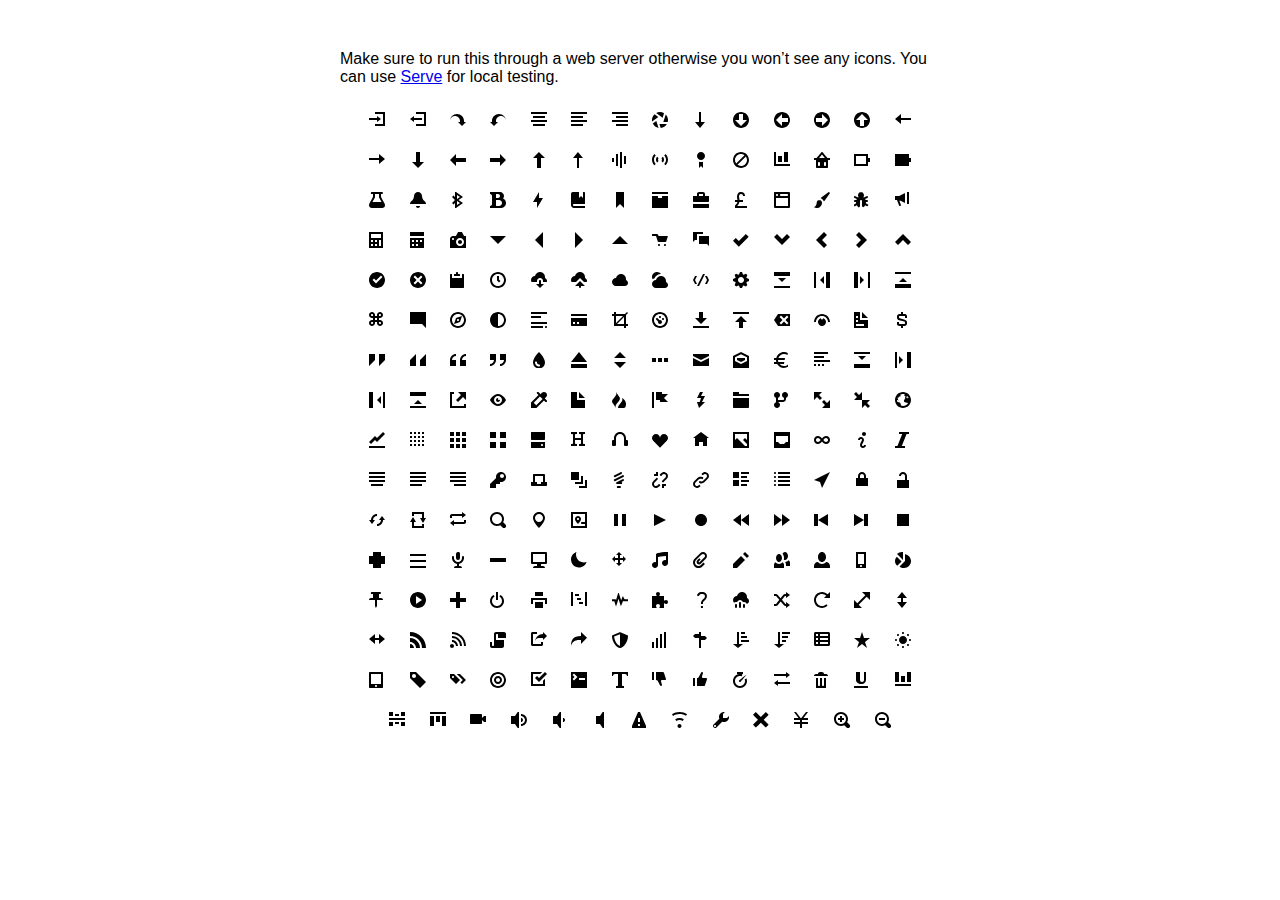
<file: open-iconic/sprite/open-iconic.html>
<!DOCTYPE html>
<html>
<head>
<meta charset="utf-8">
<style>
  body {
    font-family: 'Helvetica', sans-serif;
    margin: 50px 0;
  }

  .container {
    width: 600px;
    text-align: center;
    margin: 20px auto;
  }

  .intro {
    text-align: left;
  }

  .icon {

    margin: 10px;
    width: 16px;
    height: 16px;
  }
</style>
</head>
<body>

<div class="container">
  <p class='intro'>
    Make sure to run this through a web server otherwise you won&rsquo;t see any icons. You can use <a href="https://github.com/visionmedia/serve">Serve</a> for local testing.
  </p>
  <svg class="icon">
    <use xlink:href="open-iconic.svg#account-login"></use>
  </svg>

  <svg viewBox="0 0 8 8" class="icon">
    <use xlink:href="open-iconic.svg#account-logout"></use>
  </svg>

  <svg viewBox="0 0 8 8" class="icon">
    <use xlink:href="open-iconic.svg#action-redo"></use>
  </svg>

  <svg viewBox="0 0 8 8" class="icon">
    <use xlink:href="open-iconic.svg#action-undo"></use>
  </svg>

  <svg viewBox="0 0 8 8" class="icon">
    <use xlink:href="open-iconic.svg#align-center"></use>
  </svg>

  <svg viewBox="0 0 8 8" class="icon">
    <use xlink:href="open-iconic.svg#align-left"></use>
  </svg>

  <svg viewBox="0 0 8 8" class="icon">
    <use xlink:href="open-iconic.svg#align-right"></use>
  </svg>

  <svg viewBox="0 0 8 8" class="icon">
    <use xlink:href="open-iconic.svg#aperture"></use>
  </svg>

  <svg viewBox="0 0 8 8" class="icon">
    <use xlink:href="open-iconic.svg#arrow-bottom"></use>
  </svg>

  <svg viewBox="0 0 8 8" class="icon">
    <use xlink:href="open-iconic.svg#arrow-circle-bottom"></use>
  </svg>

  <svg viewBox="0 0 8 8" class="icon">
    <use xlink:href="open-iconic.svg#arrow-circle-left"></use>
  </svg>

  <svg viewBox="0 0 8 8" class="icon">
    <use xlink:href="open-iconic.svg#arrow-circle-right"></use>
  </svg>

  <svg viewBox="0 0 8 8" class="icon">
    <use xlink:href="open-iconic.svg#arrow-circle-top"></use>
  </svg>

  <svg viewBox="0 0 8 8" class="icon">
    <use xlink:href="open-iconic.svg#arrow-left"></use>
  </svg>

  <svg viewBox="0 0 8 8" class="icon">
    <use xlink:href="open-iconic.svg#arrow-right"></use>
  </svg>

  <svg viewBox="0 0 8 8" class="icon">
    <use xlink:href="open-iconic.svg#arrow-thick-bottom"></use>
  </svg>

  <svg viewBox="0 0 8 8" class="icon">
    <use xlink:href="open-iconic.svg#arrow-thick-left"></use>
  </svg>

  <svg viewBox="0 0 8 8" class="icon">
    <use xlink:href="open-iconic.svg#arrow-thick-right"></use>
  </svg>

  <svg viewBox="0 0 8 8" class="icon">
    <use xlink:href="open-iconic.svg#arrow-thick-top"></use>
  </svg>

  <svg viewBox="0 0 8 8" class="icon">
    <use xlink:href="open-iconic.svg#arrow-top"></use>
  </svg>

  <svg viewBox="0 0 8 8" class="icon">
    <use xlink:href="open-iconic.svg#audio-spectrum"></use>
  </svg>

  <svg viewBox="0 0 8 8" class="icon">
    <use xlink:href="open-iconic.svg#audio"></use>
  </svg>

  <svg viewBox="0 0 8 8" class="icon">
    <use xlink:href="open-iconic.svg#badge"></use>
  </svg>

  <svg viewBox="0 0 8 8" class="icon">
    <use xlink:href="open-iconic.svg#ban"></use>
  </svg>

  <svg viewBox="0 0 8 8" class="icon">
    <use xlink:href="open-iconic.svg#bar-chart"></use>
  </svg>

  <svg viewBox="0 0 8 8" class="icon">
    <use xlink:href="open-iconic.svg#basket"></use>
  </svg>

  <svg viewBox="0 0 8 8" class="icon">
    <use xlink:href="open-iconic.svg#battery-empty"></use>
  </svg>

  <svg viewBox="0 0 8 8" class="icon">
    <use xlink:href="open-iconic.svg#battery-full"></use>
  </svg>

  <svg viewBox="0 0 8 8" class="icon">
    <use xlink:href="open-iconic.svg#beaker"></use>
  </svg>

  <svg viewBox="0 0 8 8" class="icon">
    <use xlink:href="open-iconic.svg#bell"></use>
  </svg>

  <svg viewBox="0 0 8 8" class="icon">
    <use xlink:href="open-iconic.svg#bluetooth"></use>
  </svg>

  <svg viewBox="0 0 8 8" class="icon">
    <use xlink:href="open-iconic.svg#bold"></use>
  </svg>

  <svg viewBox="0 0 8 8" class="icon">
    <use xlink:href="open-iconic.svg#bolt"></use>
  </svg>

  <svg viewBox="0 0 8 8" class="icon">
    <use xlink:href="open-iconic.svg#book"></use>
  </svg>

  <svg viewBox="0 0 8 8" class="icon">
    <use xlink:href="open-iconic.svg#bookmark"></use>
  </svg>

  <svg viewBox="0 0 8 8" class="icon">
    <use xlink:href="open-iconic.svg#box"></use>
  </svg>

  <svg viewBox="0 0 8 8" class="icon">
    <use xlink:href="open-iconic.svg#briefcase"></use>
  </svg>

  <svg viewBox="0 0 8 8" class="icon">
    <use xlink:href="open-iconic.svg#british-pound"></use>
  </svg>

  <svg viewBox="0 0 8 8" class="icon">
    <use xlink:href="open-iconic.svg#browser"></use>
  </svg>

  <svg viewBox="0 0 8 8" class="icon">
    <use xlink:href="open-iconic.svg#brush"></use>
  </svg>

  <svg viewBox="0 0 8 8" class="icon">
    <use xlink:href="open-iconic.svg#bug"></use>
  </svg>

  <svg viewBox="0 0 8 8" class="icon">
    <use xlink:href="open-iconic.svg#bullhorn"></use>
  </svg>

  <svg viewBox="0 0 8 8" class="icon">
    <use xlink:href="open-iconic.svg#calculator"></use>
  </svg>

  <svg viewBox="0 0 8 8" class="icon">
    <use xlink:href="open-iconic.svg#calendar"></use>
  </svg>

  <svg viewBox="0 0 8 8" class="icon">
    <use xlink:href="open-iconic.svg#camera-slr"></use>
  </svg>

  <svg viewBox="0 0 8 8" class="icon">
    <use xlink:href="open-iconic.svg#caret-bottom"></use>
  </svg>

  <svg viewBox="0 0 8 8" class="icon">
    <use xlink:href="open-iconic.svg#caret-left"></use>
  </svg>

  <svg viewBox="0 0 8 8" class="icon">
    <use xlink:href="open-iconic.svg#caret-right"></use>
  </svg>

  <svg viewBox="0 0 8 8" class="icon">
    <use xlink:href="open-iconic.svg#caret-top"></use>
  </svg>

  <svg viewBox="0 0 8 8" class="icon">
    <use xlink:href="open-iconic.svg#cart"></use>
  </svg>

  <svg viewBox="0 0 8 8" class="icon">
    <use xlink:href="open-iconic.svg#chat"></use>
  </svg>

  <svg viewBox="0 0 8 8" class="icon">
    <use xlink:href="open-iconic.svg#check"></use>
  </svg>

  <svg viewBox="0 0 8 8" class="icon">
    <use xlink:href="open-iconic.svg#chevron-bottom"></use>
  </svg>

  <svg viewBox="0 0 8 8" class="icon">
    <use xlink:href="open-iconic.svg#chevron-left"></use>
  </svg>

  <svg viewBox="0 0 8 8" class="icon">
    <use xlink:href="open-iconic.svg#chevron-right"></use>
  </svg>

  <svg viewBox="0 0 8 8" class="icon">
    <use xlink:href="open-iconic.svg#chevron-top"></use>
  </svg>

  <svg viewBox="0 0 8 8" class="icon">
    <use xlink:href="open-iconic.svg#circle-check"></use>
  </svg>

  <svg viewBox="0 0 8 8" class="icon">
    <use xlink:href="open-iconic.svg#circle-x"></use>
  </svg>

  <svg viewBox="0 0 8 8" class="icon">
    <use xlink:href="open-iconic.svg#clipboard"></use>
  </svg>

  <svg viewBox="0 0 8 8" class="icon">
    <use xlink:href="open-iconic.svg#clock"></use>
  </svg>

  <svg viewBox="0 0 8 8" class="icon">
    <use xlink:href="open-iconic.svg#cloud-download"></use>
  </svg>

  <svg viewBox="0 0 8 8" class="icon">
    <use xlink:href="open-iconic.svg#cloud-upload"></use>
  </svg>

  <svg viewBox="0 0 8 8" class="icon">
    <use xlink:href="open-iconic.svg#cloud"></use>
  </svg>

  <svg viewBox="0 0 8 8" class="icon">
    <use xlink:href="open-iconic.svg#cloudy"></use>
  </svg>

  <svg viewBox="0 0 8 8" class="icon">
    <use xlink:href="open-iconic.svg#code"></use>
  </svg>

  <svg viewBox="0 0 8 8" class="icon">
    <use xlink:href="open-iconic.svg#cog"></use>
  </svg>

  <svg viewBox="0 0 8 8" class="icon">
    <use xlink:href="open-iconic.svg#collapse-down"></use>
  </svg>

  <svg viewBox="0 0 8 8" class="icon">
    <use xlink:href="open-iconic.svg#collapse-left"></use>
  </svg>

  <svg viewBox="0 0 8 8" class="icon">
    <use xlink:href="open-iconic.svg#collapse-right"></use>
  </svg>

  <svg viewBox="0 0 8 8" class="icon">
    <use xlink:href="open-iconic.svg#collapse-up"></use>
  </svg>

  <svg viewBox="0 0 8 8" class="icon">
    <use xlink:href="open-iconic.svg#command"></use>
  </svg>

  <svg viewBox="0 0 8 8" class="icon">
    <use xlink:href="open-iconic.svg#comment-square"></use>
  </svg>

  <svg viewBox="0 0 8 8" class="icon">
    <use xlink:href="open-iconic.svg#compass"></use>
  </svg>

  <svg viewBox="0 0 8 8" class="icon">
    <use xlink:href="open-iconic.svg#contrast"></use>
  </svg>

  <svg viewBox="0 0 8 8" class="icon">
    <use xlink:href="open-iconic.svg#copywriting"></use>
  </svg>

  <svg viewBox="0 0 8 8" class="icon">
    <use xlink:href="open-iconic.svg#credit-card"></use>
  </svg>

  <svg viewBox="0 0 8 8" class="icon">
    <use xlink:href="open-iconic.svg#crop"></use>
  </svg>

  <svg viewBox="0 0 8 8" class="icon">
    <use xlink:href="open-iconic.svg#dashboard"></use>
  </svg>

  <svg viewBox="0 0 8 8" class="icon">
    <use xlink:href="open-iconic.svg#data-transfer-download"></use>
  </svg>

  <svg viewBox="0 0 8 8" class="icon">
    <use xlink:href="open-iconic.svg#data-transfer-upload"></use>
  </svg>

  <svg viewBox="0 0 8 8" class="icon">
    <use xlink:href="open-iconic.svg#delete"></use>
  </svg>

  <svg viewBox="0 0 8 8" class="icon">
    <use xlink:href="open-iconic.svg#dial"></use>
  </svg>

  <svg viewBox="0 0 8 8" class="icon">
    <use xlink:href="open-iconic.svg#document"></use>
  </svg>

  <svg viewBox="0 0 8 8" class="icon">
    <use xlink:href="open-iconic.svg#dollar"></use>
  </svg>

  <svg viewBox="0 0 8 8" class="icon">
    <use xlink:href="open-iconic.svg#double-quote-sans-left"></use>
  </svg>

  <svg viewBox="0 0 8 8" class="icon">
    <use xlink:href="open-iconic.svg#double-quote-sans-right"></use>
  </svg>

  <svg viewBox="0 0 8 8" class="icon">
    <use xlink:href="open-iconic.svg#double-quote-serif-left"></use>
  </svg>

  <svg viewBox="0 0 8 8" class="icon">
    <use xlink:href="open-iconic.svg#double-quote-serif-right"></use>
  </svg>

  <svg viewBox="0 0 8 8" class="icon">
    <use xlink:href="open-iconic.svg#droplet"></use>
  </svg>

  <svg viewBox="0 0 8 8" class="icon">
    <use xlink:href="open-iconic.svg#eject"></use>
  </svg>

  <svg viewBox="0 0 8 8" class="icon">
    <use xlink:href="open-iconic.svg#elevator"></use>
  </svg>

  <svg viewBox="0 0 8 8" class="icon">
    <use xlink:href="open-iconic.svg#ellipses"></use>
  </svg>

  <svg viewBox="0 0 8 8" class="icon">
    <use xlink:href="open-iconic.svg#envelope-closed"></use>
  </svg>

  <svg viewBox="0 0 8 8" class="icon">
    <use xlink:href="open-iconic.svg#envelope-open"></use>
  </svg>

  <svg viewBox="0 0 8 8" class="icon">
    <use xlink:href="open-iconic.svg#euro"></use>
  </svg>

  <svg viewBox="0 0 8 8" class="icon">
    <use xlink:href="open-iconic.svg#excerpt"></use>
  </svg>

  <svg viewBox="0 0 8 8" class="icon">
    <use xlink:href="open-iconic.svg#expand-down"></use>
  </svg>

  <svg viewBox="0 0 8 8" class="icon">
    <use xlink:href="open-iconic.svg#expand-left"></use>
  </svg>

  <svg viewBox="0 0 8 8" class="icon">
    <use xlink:href="open-iconic.svg#expand-right"></use>
  </svg>

  <svg viewBox="0 0 8 8" class="icon">
    <use xlink:href="open-iconic.svg#expand-up"></use>
  </svg>

  <svg viewBox="0 0 8 8" class="icon">
    <use xlink:href="open-iconic.svg#external-link"></use>
  </svg>

  <svg viewBox="0 0 8 8" class="icon">
    <use xlink:href="open-iconic.svg#eye"></use>
  </svg>

  <svg viewBox="0 0 8 8" class="icon">
    <use xlink:href="open-iconic.svg#eyedropper"></use>
  </svg>

  <svg viewBox="0 0 8 8" class="icon">
    <use xlink:href="open-iconic.svg#file"></use>
  </svg>

  <svg viewBox="0 0 8 8" class="icon">
    <use xlink:href="open-iconic.svg#fire"></use>
  </svg>

  <svg viewBox="0 0 8 8" class="icon">
    <use xlink:href="open-iconic.svg#flag"></use>
  </svg>

  <svg viewBox="0 0 8 8" class="icon">
    <use xlink:href="open-iconic.svg#flash"></use>
  </svg>

  <svg viewBox="0 0 8 8" class="icon">
    <use xlink:href="open-iconic.svg#folder"></use>
  </svg>

  <svg viewBox="0 0 8 8" class="icon">
    <use xlink:href="open-iconic.svg#fork"></use>
  </svg>

  <svg viewBox="0 0 8 8" class="icon">
    <use xlink:href="open-iconic.svg#fullscreen-enter"></use>
  </svg>

  <svg viewBox="0 0 8 8" class="icon">
    <use xlink:href="open-iconic.svg#fullscreen-exit"></use>
  </svg>

  <svg viewBox="0 0 8 8" class="icon">
    <use xlink:href="open-iconic.svg#globe"></use>
  </svg>

  <svg viewBox="0 0 8 8" class="icon">
    <use xlink:href="open-iconic.svg#graph"></use>
  </svg>

  <svg viewBox="0 0 8 8" class="icon">
    <use xlink:href="open-iconic.svg#grid-four-up"></use>
  </svg>

  <svg viewBox="0 0 8 8" class="icon">
    <use xlink:href="open-iconic.svg#grid-three-up"></use>
  </svg>

  <svg viewBox="0 0 8 8" class="icon">
    <use xlink:href="open-iconic.svg#grid-two-up"></use>
  </svg>

  <svg viewBox="0 0 8 8" class="icon">
    <use xlink:href="open-iconic.svg#hard-drive"></use>
  </svg>

  <svg viewBox="0 0 8 8" class="icon">
    <use xlink:href="open-iconic.svg#header"></use>
  </svg>

  <svg viewBox="0 0 8 8" class="icon">
    <use xlink:href="open-iconic.svg#headphones"></use>
  </svg>

  <svg viewBox="0 0 8 8" class="icon">
    <use xlink:href="open-iconic.svg#heart"></use>
  </svg>

  <svg viewBox="0 0 8 8" class="icon">
    <use xlink:href="open-iconic.svg#home"></use>
  </svg>

  <svg viewBox="0 0 8 8" class="icon">
    <use xlink:href="open-iconic.svg#image"></use>
  </svg>

  <svg viewBox="0 0 8 8" class="icon">
    <use xlink:href="open-iconic.svg#inbox"></use>
  </svg>

  <svg viewBox="0 0 8 8" class="icon">
    <use xlink:href="open-iconic.svg#infinity"></use>
  </svg>

  <svg viewBox="0 0 8 8" class="icon">
    <use xlink:href="open-iconic.svg#info"></use>
  </svg>

  <svg viewBox="0 0 8 8" class="icon">
    <use xlink:href="open-iconic.svg#italic"></use>
  </svg>

  <svg viewBox="0 0 8 8" class="icon">
    <use xlink:href="open-iconic.svg#justify-center"></use>
  </svg>

  <svg viewBox="0 0 8 8" class="icon">
    <use xlink:href="open-iconic.svg#justify-left"></use>
  </svg>

  <svg viewBox="0 0 8 8" class="icon">
    <use xlink:href="open-iconic.svg#justify-right"></use>
  </svg>

  <svg viewBox="0 0 8 8" class="icon">
    <use xlink:href="open-iconic.svg#key"></use>
  </svg>

  <svg viewBox="0 0 8 8" class="icon">
    <use xlink:href="open-iconic.svg#laptop"></use>
  </svg>

  <svg viewBox="0 0 8 8" class="icon">
    <use xlink:href="open-iconic.svg#layers"></use>
  </svg>

  <svg viewBox="0 0 8 8" class="icon">
    <use xlink:href="open-iconic.svg#lightbulb"></use>
  </svg>

  <svg viewBox="0 0 8 8" class="icon">
    <use xlink:href="open-iconic.svg#link-broken"></use>
  </svg>

  <svg viewBox="0 0 8 8" class="icon">
    <use xlink:href="open-iconic.svg#link-intact"></use>
  </svg>

  <svg viewBox="0 0 8 8" class="icon">
    <use xlink:href="open-iconic.svg#list-rich"></use>
  </svg>

  <svg viewBox="0 0 8 8" class="icon">
    <use xlink:href="open-iconic.svg#list"></use>
  </svg>

  <svg viewBox="0 0 8 8" class="icon">
    <use xlink:href="open-iconic.svg#location"></use>
  </svg>

  <svg viewBox="0 0 8 8" class="icon">
    <use xlink:href="open-iconic.svg#lock-locked"></use>
  </svg>

  <svg viewBox="0 0 8 8" class="icon">
    <use xlink:href="open-iconic.svg#lock-unlocked"></use>
  </svg>

  <svg viewBox="0 0 8 8" class="icon">
    <use xlink:href="open-iconic.svg#loop-circular"></use>
  </svg>

  <svg viewBox="0 0 8 8" class="icon">
    <use xlink:href="open-iconic.svg#loop-square"></use>
  </svg>

  <svg viewBox="0 0 8 8" class="icon">
    <use xlink:href="open-iconic.svg#loop"></use>
  </svg>

  <svg viewBox="0 0 8 8" class="icon">
    <use xlink:href="open-iconic.svg#magnifying-glass"></use>
  </svg>

  <svg viewBox="0 0 8 8" class="icon">
    <use xlink:href="open-iconic.svg#map-marker"></use>
  </svg>

  <svg viewBox="0 0 8 8" class="icon">
    <use xlink:href="open-iconic.svg#map"></use>
  </svg>

  <svg viewBox="0 0 8 8" class="icon">
    <use xlink:href="open-iconic.svg#media-pause"></use>
  </svg>

  <svg viewBox="0 0 8 8" class="icon">
    <use xlink:href="open-iconic.svg#media-play"></use>
  </svg>

  <svg viewBox="0 0 8 8" class="icon">
    <use xlink:href="open-iconic.svg#media-record"></use>
  </svg>

  <svg viewBox="0 0 8 8" class="icon">
    <use xlink:href="open-iconic.svg#media-skip-backward"></use>
  </svg>

  <svg viewBox="0 0 8 8" class="icon">
    <use xlink:href="open-iconic.svg#media-skip-forward"></use>
  </svg>

  <svg viewBox="0 0 8 8" class="icon">
    <use xlink:href="open-iconic.svg#media-step-backward"></use>
  </svg>

  <svg viewBox="0 0 8 8" class="icon">
    <use xlink:href="open-iconic.svg#media-step-forward"></use>
  </svg>

  <svg viewBox="0 0 8 8" class="icon">
    <use xlink:href="open-iconic.svg#media-stop"></use>
  </svg>

  <svg viewBox="0 0 8 8" class="icon">
    <use xlink:href="open-iconic.svg#medical-cross"></use>
  </svg>

  <svg viewBox="0 0 8 8" class="icon">
    <use xlink:href="open-iconic.svg#menu"></use>
  </svg>

  <svg viewBox="0 0 8 8" class="icon">
    <use xlink:href="open-iconic.svg#microphone"></use>
  </svg>

  <svg viewBox="0 0 8 8" class="icon">
    <use xlink:href="open-iconic.svg#minus"></use>
  </svg>

  <svg viewBox="0 0 8 8" class="icon">
    <use xlink:href="open-iconic.svg#monitor"></use>
  </svg>

  <svg viewBox="0 0 8 8" class="icon">
    <use xlink:href="open-iconic.svg#moon"></use>
  </svg>

  <svg viewBox="0 0 8 8" class="icon">
    <use xlink:href="open-iconic.svg#move"></use>
  </svg>

  <svg viewBox="0 0 8 8" class="icon">
    <use xlink:href="open-iconic.svg#musical-note"></use>
  </svg>

  <svg viewBox="0 0 8 8" class="icon">
    <use xlink:href="open-iconic.svg#paperclip"></use>
  </svg>

  <svg viewBox="0 0 8 8" class="icon">
    <use xlink:href="open-iconic.svg#pencil"></use>
  </svg>

  <svg viewBox="0 0 8 8" class="icon">
    <use xlink:href="open-iconic.svg#people"></use>
  </svg>

  <svg viewBox="0 0 8 8" class="icon">
    <use xlink:href="open-iconic.svg#person"></use>
  </svg>

  <svg viewBox="0 0 8 8" class="icon">
    <use xlink:href="open-iconic.svg#phone"></use>
  </svg>

  <svg viewBox="0 0 8 8" class="icon">
    <use xlink:href="open-iconic.svg#pie-chart"></use>
  </svg>

  <svg viewBox="0 0 8 8" class="icon">
    <use xlink:href="open-iconic.svg#pin"></use>
  </svg>

  <svg viewBox="0 0 8 8" class="icon">
    <use xlink:href="open-iconic.svg#play-circle"></use>
  </svg>

  <svg viewBox="0 0 8 8" class="icon">
    <use xlink:href="open-iconic.svg#plus"></use>
  </svg>

  <svg viewBox="0 0 8 8" class="icon">
    <use xlink:href="open-iconic.svg#power-standby"></use>
  </svg>

  <svg viewBox="0 0 8 8" class="icon">
    <use xlink:href="open-iconic.svg#print"></use>
  </svg>

  <svg viewBox="0 0 8 8" class="icon">
    <use xlink:href="open-iconic.svg#project"></use>
  </svg>

  <svg viewBox="0 0 8 8" class="icon">
    <use xlink:href="open-iconic.svg#pulse"></use>
  </svg>

  <svg viewBox="0 0 8 8" class="icon">
    <use xlink:href="open-iconic.svg#puzzle-piece"></use>
  </svg>

  <svg viewBox="0 0 8 8" class="icon">
    <use xlink:href="open-iconic.svg#question-mark"></use>
  </svg>

  <svg viewBox="0 0 8 8" class="icon">
    <use xlink:href="open-iconic.svg#rain"></use>
  </svg>

  <svg viewBox="0 0 8 8" class="icon">
    <use xlink:href="open-iconic.svg#random"></use>
  </svg>

  <svg viewBox="0 0 8 8" class="icon">
    <use xlink:href="open-iconic.svg#reload"></use>
  </svg>

  <svg viewBox="0 0 8 8" class="icon">
    <use xlink:href="open-iconic.svg#resize-both"></use>
  </svg>

  <svg viewBox="0 0 8 8" class="icon">
    <use xlink:href="open-iconic.svg#resize-height"></use>
  </svg>

  <svg viewBox="0 0 8 8" class="icon">
    <use xlink:href="open-iconic.svg#resize-width"></use>
  </svg>

  <svg viewBox="0 0 8 8" class="icon">
    <use xlink:href="open-iconic.svg#rss-alt"></use>
  </svg>

  <svg viewBox="0 0 8 8" class="icon">
    <use xlink:href="open-iconic.svg#rss"></use>
  </svg>

  <svg viewBox="0 0 8 8" class="icon">
    <use xlink:href="open-iconic.svg#script"></use>
  </svg>

  <svg viewBox="0 0 8 8" class="icon">
    <use xlink:href="open-iconic.svg#share-boxed"></use>
  </svg>

  <svg viewBox="0 0 8 8" class="icon">
    <use xlink:href="open-iconic.svg#share"></use>
  </svg>

  <svg viewBox="0 0 8 8" class="icon">
    <use xlink:href="open-iconic.svg#shield"></use>
  </svg>

  <svg viewBox="0 0 8 8" class="icon">
    <use xlink:href="open-iconic.svg#signal"></use>
  </svg>

  <svg viewBox="0 0 8 8" class="icon">
    <use xlink:href="open-iconic.svg#signpost"></use>
  </svg>

  <svg viewBox="0 0 8 8" class="icon">
    <use xlink:href="open-iconic.svg#sort-ascending"></use>
  </svg>

  <svg viewBox="0 0 8 8" class="icon">
    <use xlink:href="open-iconic.svg#sort-descending"></use>
  </svg>

  <svg viewBox="0 0 8 8" class="icon">
    <use xlink:href="open-iconic.svg#spreadsheet"></use>
  </svg>

  <svg viewBox="0 0 8 8" class="icon">
    <use xlink:href="open-iconic.svg#star"></use>
  </svg>

  <svg viewBox="0 0 8 8" class="icon">
    <use xlink:href="open-iconic.svg#sun"></use>
  </svg>

  <svg viewBox="0 0 8 8" class="icon">
    <use xlink:href="open-iconic.svg#tablet"></use>
  </svg>

  <svg viewBox="0 0 8 8" class="icon">
    <use xlink:href="open-iconic.svg#tag"></use>
  </svg>

  <svg viewBox="0 0 8 8" class="icon">
    <use xlink:href="open-iconic.svg#tags"></use>
  </svg>

  <svg viewBox="0 0 8 8" class="icon">
    <use xlink:href="open-iconic.svg#target"></use>
  </svg>

  <svg viewBox="0 0 8 8" class="icon">
    <use xlink:href="open-iconic.svg#task"></use>
  </svg>

  <svg viewBox="0 0 8 8" class="icon">
    <use xlink:href="open-iconic.svg#terminal"></use>
  </svg>

  <svg viewBox="0 0 8 8" class="icon">
    <use xlink:href="open-iconic.svg#text"></use>
  </svg>

  <svg viewBox="0 0 8 8" class="icon">
    <use xlink:href="open-iconic.svg#thumb-down"></use>
  </svg>

  <svg viewBox="0 0 8 8" class="icon">
    <use xlink:href="open-iconic.svg#thumb-up"></use>
  </svg>

  <svg viewBox="0 0 8 8" class="icon">
    <use xlink:href="open-iconic.svg#timer"></use>
  </svg>

  <svg viewBox="0 0 8 8" class="icon">
    <use xlink:href="open-iconic.svg#transfer"></use>
  </svg>

  <svg viewBox="0 0 8 8" class="icon">
    <use xlink:href="open-iconic.svg#trash"></use>
  </svg>

  <svg viewBox="0 0 8 8" class="icon">
    <use xlink:href="open-iconic.svg#underline"></use>
  </svg>

  <svg viewBox="0 0 8 8" class="icon">
    <use xlink:href="open-iconic.svg#vertical-align-bottom"></use>
  </svg>

  <svg viewBox="0 0 8 8" class="icon">
    <use xlink:href="open-iconic.svg#vertical-align-center"></use>
  </svg>

  <svg viewBox="0 0 8 8" class="icon">
    <use xlink:href="open-iconic.svg#vertical-align-top"></use>
  </svg>

  <svg viewBox="0 0 8 8" class="icon">
    <use xlink:href="open-iconic.svg#video"></use>
  </svg>

  <svg viewBox="0 0 8 8" class="icon">
    <use xlink:href="open-iconic.svg#volume-high"></use>
  </svg>

  <svg viewBox="0 0 8 8" class="icon">
    <use xlink:href="open-iconic.svg#volume-low"></use>
  </svg>

  <svg viewBox="0 0 8 8" class="icon">
    <use xlink:href="open-iconic.svg#volume-off"></use>
  </svg>

  <svg viewBox="0 0 8 8" class="icon">
    <use xlink:href="open-iconic.svg#warning"></use>
  </svg>

  <svg viewBox="0 0 8 8" class="icon">
    <use xlink:href="open-iconic.svg#wifi"></use>
  </svg>

  <svg viewBox="0 0 8 8" class="icon">
    <use xlink:href="open-iconic.svg#wrench"></use>
  </svg>

  <svg viewBox="0 0 8 8" class="icon">
    <use xlink:href="open-iconic.svg#x"></use>
  </svg>

  <svg viewBox="0 0 8 8" class="icon">
    <use xlink:href="open-iconic.svg#yen"></use>
  </svg>

  <svg viewBox="0 0 8 8" class="icon">
    <use xlink:href="open-iconic.svg#zoom-in"></use>
  </svg>

  <svg viewBox="0 0 8 8" class="icon">
    <use xlink:href="open-iconic.svg#zoom-out"></use>
  </svg>

</div>
</body>
</html>
</file>
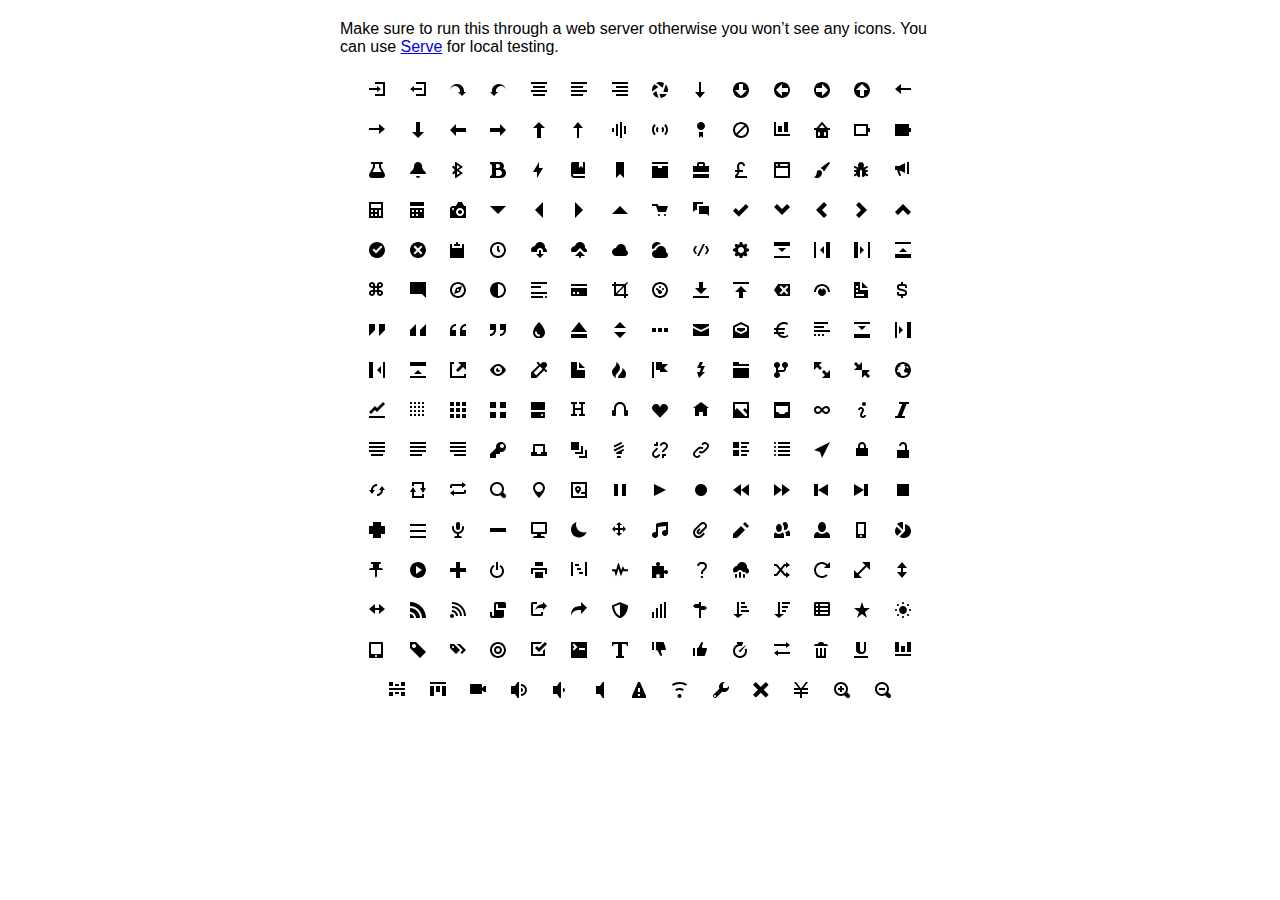
<file: open-iconic/sprite/sprite.html>
<!DOCTYPE html>
<html>
<head>
<meta charset="utf-8">
<style>
  body {
    font-family: Helvetica, sans-serif;
  }

  .container {
    width: 600px;
    text-align: center;
    margin: 20px auto;
  }

  .message {
    text-align: left;
  }

  .icon {
    display: inline-block;
    margin: 10px;
    width: 16px;
    height: 16px;
  }
</style>
</head>
<body>

<div class="container">
  <p class="message">Make sure to run this through a web server otherwise you won&rsquo;t see any icons. You can use <a href="https://github.com/visionmedia/serve">Serve</a> for local testing.</p>
  <svg class="icon">
    <use xlink:href="sprite.svg#account-login"></use>
  </svg>

  <svg class="icon">
    <use xlink:href="sprite.svg#account-logout"></use>
  </svg>

  <svg class="icon">
    <use xlink:href="sprite.svg#action-redo"></use>
  </svg>

  <svg class="icon">
    <use xlink:href="sprite.svg#action-undo"></use>
  </svg>

  <svg class="icon">
    <use xlink:href="sprite.svg#align-center"></use>
  </svg>

  <svg class="icon">
    <use xlink:href="sprite.svg#align-left"></use>
  </svg>

  <svg class="icon">
    <use xlink:href="sprite.svg#align-right"></use>
  </svg>

  <svg class="icon">
    <use xlink:href="sprite.svg#aperture"></use>
  </svg>

  <svg class="icon">
    <use xlink:href="sprite.svg#arrow-bottom"></use>
  </svg>

  <svg class="icon">
    <use xlink:href="sprite.svg#arrow-circle-bottom"></use>
  </svg>

  <svg class="icon">
    <use xlink:href="sprite.svg#arrow-circle-left"></use>
  </svg>

  <svg class="icon">
    <use xlink:href="sprite.svg#arrow-circle-right"></use>
  </svg>

  <svg class="icon">
    <use xlink:href="sprite.svg#arrow-circle-top"></use>
  </svg>

  <svg class="icon">
    <use xlink:href="sprite.svg#arrow-left"></use>
  </svg>

  <svg class="icon">
    <use xlink:href="sprite.svg#arrow-right"></use>
  </svg>

  <svg class="icon">
    <use xlink:href="sprite.svg#arrow-thick-bottom"></use>
  </svg>

  <svg class="icon">
    <use xlink:href="sprite.svg#arrow-thick-left"></use>
  </svg>

  <svg class="icon">
    <use xlink:href="sprite.svg#arrow-thick-right"></use>
  </svg>

  <svg class="icon">
    <use xlink:href="sprite.svg#arrow-thick-top"></use>
  </svg>

  <svg class="icon">
    <use xlink:href="sprite.svg#arrow-top"></use>
  </svg>

  <svg class="icon">
    <use xlink:href="sprite.svg#audio-spectrum"></use>
  </svg>

  <svg class="icon">
    <use xlink:href="sprite.svg#audio"></use>
  </svg>

  <svg class="icon">
    <use xlink:href="sprite.svg#badge"></use>
  </svg>

  <svg class="icon">
    <use xlink:href="sprite.svg#ban"></use>
  </svg>

  <svg class="icon">
    <use xlink:href="sprite.svg#bar-chart"></use>
  </svg>

  <svg class="icon">
    <use xlink:href="sprite.svg#basket"></use>
  </svg>

  <svg class="icon">
    <use xlink:href="sprite.svg#battery-empty"></use>
  </svg>

  <svg class="icon">
    <use xlink:href="sprite.svg#battery-full"></use>
  </svg>

  <svg class="icon">
    <use xlink:href="sprite.svg#beaker"></use>
  </svg>

  <svg class="icon">
    <use xlink:href="sprite.svg#bell"></use>
  </svg>

  <svg class="icon">
    <use xlink:href="sprite.svg#bluetooth"></use>
  </svg>

  <svg class="icon">
    <use xlink:href="sprite.svg#bold"></use>
  </svg>

  <svg class="icon">
    <use xlink:href="sprite.svg#bolt"></use>
  </svg>

  <svg class="icon">
    <use xlink:href="sprite.svg#book"></use>
  </svg>

  <svg class="icon">
    <use xlink:href="sprite.svg#bookmark"></use>
  </svg>

  <svg class="icon">
    <use xlink:href="sprite.svg#box"></use>
  </svg>

  <svg class="icon">
    <use xlink:href="sprite.svg#briefcase"></use>
  </svg>

  <svg class="icon">
    <use xlink:href="sprite.svg#british-pound"></use>
  </svg>

  <svg class="icon">
    <use xlink:href="sprite.svg#browser"></use>
  </svg>

  <svg class="icon">
    <use xlink:href="sprite.svg#brush"></use>
  </svg>

  <svg class="icon">
    <use xlink:href="sprite.svg#bug"></use>
  </svg>

  <svg class="icon">
    <use xlink:href="sprite.svg#bullhorn"></use>
  </svg>

  <svg class="icon">
    <use xlink:href="sprite.svg#calculator"></use>
  </svg>

  <svg class="icon">
    <use xlink:href="sprite.svg#calendar"></use>
  </svg>

  <svg class="icon">
    <use xlink:href="sprite.svg#camera-slr"></use>
  </svg>

  <svg class="icon">
    <use xlink:href="sprite.svg#caret-bottom"></use>
  </svg>

  <svg class="icon">
    <use xlink:href="sprite.svg#caret-left"></use>
  </svg>

  <svg class="icon">
    <use xlink:href="sprite.svg#caret-right"></use>
  </svg>

  <svg class="icon">
    <use xlink:href="sprite.svg#caret-top"></use>
  </svg>

  <svg class="icon">
    <use xlink:href="sprite.svg#cart"></use>
  </svg>

  <svg class="icon">
    <use xlink:href="sprite.svg#chat"></use>
  </svg>

  <svg class="icon">
    <use xlink:href="sprite.svg#check"></use>
  </svg>

  <svg class="icon">
    <use xlink:href="sprite.svg#chevron-bottom"></use>
  </svg>

  <svg class="icon">
    <use xlink:href="sprite.svg#chevron-left"></use>
  </svg>

  <svg class="icon">
    <use xlink:href="sprite.svg#chevron-right"></use>
  </svg>

  <svg class="icon">
    <use xlink:href="sprite.svg#chevron-top"></use>
  </svg>

  <svg class="icon">
    <use xlink:href="sprite.svg#circle-check"></use>
  </svg>

  <svg class="icon">
    <use xlink:href="sprite.svg#circle-x"></use>
  </svg>

  <svg class="icon">
    <use xlink:href="sprite.svg#clipboard"></use>
  </svg>

  <svg class="icon">
    <use xlink:href="sprite.svg#clock"></use>
  </svg>

  <svg class="icon">
    <use xlink:href="sprite.svg#cloud-download"></use>
  </svg>

  <svg class="icon">
    <use xlink:href="sprite.svg#cloud-upload"></use>
  </svg>

  <svg class="icon">
    <use xlink:href="sprite.svg#cloud"></use>
  </svg>

  <svg class="icon">
    <use xlink:href="sprite.svg#cloudy"></use>
  </svg>

  <svg class="icon">
    <use xlink:href="sprite.svg#code"></use>
  </svg>

  <svg class="icon">
    <use xlink:href="sprite.svg#cog"></use>
  </svg>

  <svg class="icon">
    <use xlink:href="sprite.svg#collapse-down"></use>
  </svg>

  <svg class="icon">
    <use xlink:href="sprite.svg#collapse-left"></use>
  </svg>

  <svg class="icon">
    <use xlink:href="sprite.svg#collapse-right"></use>
  </svg>

  <svg class="icon">
    <use xlink:href="sprite.svg#collapse-up"></use>
  </svg>

  <svg class="icon">
    <use xlink:href="sprite.svg#command"></use>
  </svg>

  <svg class="icon">
    <use xlink:href="sprite.svg#comment-square"></use>
  </svg>

  <svg class="icon">
    <use xlink:href="sprite.svg#compass"></use>
  </svg>

  <svg class="icon">
    <use xlink:href="sprite.svg#contrast"></use>
  </svg>

  <svg class="icon">
    <use xlink:href="sprite.svg#copywriting"></use>
  </svg>

  <svg class="icon">
    <use xlink:href="sprite.svg#credit-card"></use>
  </svg>

  <svg class="icon">
    <use xlink:href="sprite.svg#crop"></use>
  </svg>

  <svg class="icon">
    <use xlink:href="sprite.svg#dashboard"></use>
  </svg>

  <svg class="icon">
    <use xlink:href="sprite.svg#data-transfer-download"></use>
  </svg>

  <svg class="icon">
    <use xlink:href="sprite.svg#data-transfer-upload"></use>
  </svg>

  <svg class="icon">
    <use xlink:href="sprite.svg#delete"></use>
  </svg>

  <svg class="icon">
    <use xlink:href="sprite.svg#dial"></use>
  </svg>

  <svg class="icon">
    <use xlink:href="sprite.svg#document"></use>
  </svg>

  <svg class="icon">
    <use xlink:href="sprite.svg#dollar"></use>
  </svg>

  <svg class="icon">
    <use xlink:href="sprite.svg#double-quote-sans-left"></use>
  </svg>

  <svg class="icon">
    <use xlink:href="sprite.svg#double-quote-sans-right"></use>
  </svg>

  <svg class="icon">
    <use xlink:href="sprite.svg#double-quote-serif-left"></use>
  </svg>

  <svg class="icon">
    <use xlink:href="sprite.svg#double-quote-serif-right"></use>
  </svg>

  <svg class="icon">
    <use xlink:href="sprite.svg#droplet"></use>
  </svg>

  <svg class="icon">
    <use xlink:href="sprite.svg#eject"></use>
  </svg>

  <svg class="icon">
    <use xlink:href="sprite.svg#elevator"></use>
  </svg>

  <svg class="icon">
    <use xlink:href="sprite.svg#ellipses"></use>
  </svg>

  <svg class="icon">
    <use xlink:href="sprite.svg#envelope-closed"></use>
  </svg>

  <svg class="icon">
    <use xlink:href="sprite.svg#envelope-open"></use>
  </svg>

  <svg class="icon">
    <use xlink:href="sprite.svg#euro"></use>
  </svg>

  <svg class="icon">
    <use xlink:href="sprite.svg#excerpt"></use>
  </svg>

  <svg class="icon">
    <use xlink:href="sprite.svg#expand-down"></use>
  </svg>

  <svg class="icon">
    <use xlink:href="sprite.svg#expand-left"></use>
  </svg>

  <svg class="icon">
    <use xlink:href="sprite.svg#expand-right"></use>
  </svg>

  <svg class="icon">
    <use xlink:href="sprite.svg#expand-up"></use>
  </svg>

  <svg class="icon">
    <use xlink:href="sprite.svg#external-link"></use>
  </svg>

  <svg class="icon">
    <use xlink:href="sprite.svg#eye"></use>
  </svg>

  <svg class="icon">
    <use xlink:href="sprite.svg#eyedropper"></use>
  </svg>

  <svg class="icon">
    <use xlink:href="sprite.svg#file"></use>
  </svg>

  <svg class="icon">
    <use xlink:href="sprite.svg#fire"></use>
  </svg>

  <svg class="icon">
    <use xlink:href="sprite.svg#flag"></use>
  </svg>

  <svg class="icon">
    <use xlink:href="sprite.svg#flash"></use>
  </svg>

  <svg class="icon">
    <use xlink:href="sprite.svg#folder"></use>
  </svg>

  <svg class="icon">
    <use xlink:href="sprite.svg#fork"></use>
  </svg>

  <svg class="icon">
    <use xlink:href="sprite.svg#fullscreen-enter"></use>
  </svg>

  <svg class="icon">
    <use xlink:href="sprite.svg#fullscreen-exit"></use>
  </svg>

  <svg class="icon">
    <use xlink:href="sprite.svg#globe"></use>
  </svg>

  <svg class="icon">
    <use xlink:href="sprite.svg#graph"></use>
  </svg>

  <svg class="icon">
    <use xlink:href="sprite.svg#grid-four-up"></use>
  </svg>

  <svg class="icon">
    <use xlink:href="sprite.svg#grid-three-up"></use>
  </svg>

  <svg class="icon">
    <use xlink:href="sprite.svg#grid-two-up"></use>
  </svg>

  <svg class="icon">
    <use xlink:href="sprite.svg#hard-drive"></use>
  </svg>

  <svg class="icon">
    <use xlink:href="sprite.svg#header"></use>
  </svg>

  <svg class="icon">
    <use xlink:href="sprite.svg#headphones"></use>
  </svg>

  <svg class="icon">
    <use xlink:href="sprite.svg#heart"></use>
  </svg>

  <svg class="icon">
    <use xlink:href="sprite.svg#home"></use>
  </svg>

  <svg class="icon">
    <use xlink:href="sprite.svg#image"></use>
  </svg>

  <svg class="icon">
    <use xlink:href="sprite.svg#inbox"></use>
  </svg>

  <svg class="icon">
    <use xlink:href="sprite.svg#infinity"></use>
  </svg>

  <svg class="icon">
    <use xlink:href="sprite.svg#info"></use>
  </svg>

  <svg class="icon">
    <use xlink:href="sprite.svg#italic"></use>
  </svg>

  <svg class="icon">
    <use xlink:href="sprite.svg#justify-center"></use>
  </svg>

  <svg class="icon">
    <use xlink:href="sprite.svg#justify-left"></use>
  </svg>

  <svg class="icon">
    <use xlink:href="sprite.svg#justify-right"></use>
  </svg>

  <svg class="icon">
    <use xlink:href="sprite.svg#key"></use>
  </svg>

  <svg class="icon">
    <use xlink:href="sprite.svg#laptop"></use>
  </svg>

  <svg class="icon">
    <use xlink:href="sprite.svg#layers"></use>
  </svg>

  <svg class="icon">
    <use xlink:href="sprite.svg#lightbulb"></use>
  </svg>

  <svg class="icon">
    <use xlink:href="sprite.svg#link-broken"></use>
  </svg>

  <svg class="icon">
    <use xlink:href="sprite.svg#link-intact"></use>
  </svg>

  <svg class="icon">
    <use xlink:href="sprite.svg#list-rich"></use>
  </svg>

  <svg class="icon">
    <use xlink:href="sprite.svg#list"></use>
  </svg>

  <svg class="icon">
    <use xlink:href="sprite.svg#location"></use>
  </svg>

  <svg class="icon">
    <use xlink:href="sprite.svg#lock-locked"></use>
  </svg>

  <svg class="icon">
    <use xlink:href="sprite.svg#lock-unlocked"></use>
  </svg>

  <svg class="icon">
    <use xlink:href="sprite.svg#loop-circular"></use>
  </svg>

  <svg class="icon">
    <use xlink:href="sprite.svg#loop-square"></use>
  </svg>

  <svg class="icon">
    <use xlink:href="sprite.svg#loop"></use>
  </svg>

  <svg class="icon">
    <use xlink:href="sprite.svg#magnifying-glass"></use>
  </svg>

  <svg class="icon">
    <use xlink:href="sprite.svg#map-marker"></use>
  </svg>

  <svg class="icon">
    <use xlink:href="sprite.svg#map"></use>
  </svg>

  <svg class="icon">
    <use xlink:href="sprite.svg#media-pause"></use>
  </svg>

  <svg class="icon">
    <use xlink:href="sprite.svg#media-play"></use>
  </svg>

  <svg class="icon">
    <use xlink:href="sprite.svg#media-record"></use>
  </svg>

  <svg class="icon">
    <use xlink:href="sprite.svg#media-skip-backward"></use>
  </svg>

  <svg class="icon">
    <use xlink:href="sprite.svg#media-skip-forward"></use>
  </svg>

  <svg class="icon">
    <use xlink:href="sprite.svg#media-step-backward"></use>
  </svg>

  <svg class="icon">
    <use xlink:href="sprite.svg#media-step-forward"></use>
  </svg>

  <svg class="icon">
    <use xlink:href="sprite.svg#media-stop"></use>
  </svg>

  <svg class="icon">
    <use xlink:href="sprite.svg#medical-cross"></use>
  </svg>

  <svg class="icon">
    <use xlink:href="sprite.svg#menu"></use>
  </svg>

  <svg class="icon">
    <use xlink:href="sprite.svg#microphone"></use>
  </svg>

  <svg class="icon">
    <use xlink:href="sprite.svg#minus"></use>
  </svg>

  <svg class="icon">
    <use xlink:href="sprite.svg#monitor"></use>
  </svg>

  <svg class="icon">
    <use xlink:href="sprite.svg#moon"></use>
  </svg>

  <svg class="icon">
    <use xlink:href="sprite.svg#move"></use>
  </svg>

  <svg class="icon">
    <use xlink:href="sprite.svg#musical-note"></use>
  </svg>

  <svg class="icon">
    <use xlink:href="sprite.svg#paperclip"></use>
  </svg>

  <svg class="icon">
    <use xlink:href="sprite.svg#pencil"></use>
  </svg>

  <svg class="icon">
    <use xlink:href="sprite.svg#people"></use>
  </svg>

  <svg class="icon">
    <use xlink:href="sprite.svg#person"></use>
  </svg>

  <svg class="icon">
    <use xlink:href="sprite.svg#phone"></use>
  </svg>

  <svg class="icon">
    <use xlink:href="sprite.svg#pie-chart"></use>
  </svg>

  <svg class="icon">
    <use xlink:href="sprite.svg#pin"></use>
  </svg>

  <svg class="icon">
    <use xlink:href="sprite.svg#play-circle"></use>
  </svg>

  <svg class="icon">
    <use xlink:href="sprite.svg#plus"></use>
  </svg>

  <svg class="icon">
    <use xlink:href="sprite.svg#power-standby"></use>
  </svg>

  <svg class="icon">
    <use xlink:href="sprite.svg#print"></use>
  </svg>

  <svg class="icon">
    <use xlink:href="sprite.svg#project"></use>
  </svg>

  <svg class="icon">
    <use xlink:href="sprite.svg#pulse"></use>
  </svg>

  <svg class="icon">
    <use xlink:href="sprite.svg#puzzle-piece"></use>
  </svg>

  <svg class="icon">
    <use xlink:href="sprite.svg#question-mark"></use>
  </svg>

  <svg class="icon">
    <use xlink:href="sprite.svg#rain"></use>
  </svg>

  <svg class="icon">
    <use xlink:href="sprite.svg#random"></use>
  </svg>

  <svg class="icon">
    <use xlink:href="sprite.svg#reload"></use>
  </svg>

  <svg class="icon">
    <use xlink:href="sprite.svg#resize-both"></use>
  </svg>

  <svg class="icon">
    <use xlink:href="sprite.svg#resize-height"></use>
  </svg>

  <svg class="icon">
    <use xlink:href="sprite.svg#resize-width"></use>
  </svg>

  <svg class="icon">
    <use xlink:href="sprite.svg#rss-alt"></use>
  </svg>

  <svg class="icon">
    <use xlink:href="sprite.svg#rss"></use>
  </svg>

  <svg class="icon">
    <use xlink:href="sprite.svg#script"></use>
  </svg>

  <svg class="icon">
    <use xlink:href="sprite.svg#share-boxed"></use>
  </svg>

  <svg class="icon">
    <use xlink:href="sprite.svg#share"></use>
  </svg>

  <svg class="icon">
    <use xlink:href="sprite.svg#shield"></use>
  </svg>

  <svg class="icon">
    <use xlink:href="sprite.svg#signal"></use>
  </svg>

  <svg class="icon">
    <use xlink:href="sprite.svg#signpost"></use>
  </svg>

  <svg class="icon">
    <use xlink:href="sprite.svg#sort-ascending"></use>
  </svg>

  <svg class="icon">
    <use xlink:href="sprite.svg#sort-descending"></use>
  </svg>

  <svg class="icon">
    <use xlink:href="sprite.svg#spreadsheet"></use>
  </svg>

  <svg class="icon">
    <use xlink:href="sprite.svg#star"></use>
  </svg>

  <svg class="icon">
    <use xlink:href="sprite.svg#sun"></use>
  </svg>

  <svg class="icon">
    <use xlink:href="sprite.svg#tablet"></use>
  </svg>

  <svg class="icon">
    <use xlink:href="sprite.svg#tag"></use>
  </svg>

  <svg class="icon">
    <use xlink:href="sprite.svg#tags"></use>
  </svg>

  <svg class="icon">
    <use xlink:href="sprite.svg#target"></use>
  </svg>

  <svg class="icon">
    <use xlink:href="sprite.svg#task"></use>
  </svg>

  <svg class="icon">
    <use xlink:href="sprite.svg#terminal"></use>
  </svg>

  <svg class="icon">
    <use xlink:href="sprite.svg#text"></use>
  </svg>

  <svg class="icon">
    <use xlink:href="sprite.svg#thumb-down"></use>
  </svg>

  <svg class="icon">
    <use xlink:href="sprite.svg#thumb-up"></use>
  </svg>

  <svg class="icon">
    <use xlink:href="sprite.svg#timer"></use>
  </svg>

  <svg class="icon">
    <use xlink:href="sprite.svg#transfer"></use>
  </svg>

  <svg class="icon">
    <use xlink:href="sprite.svg#trash"></use>
  </svg>

  <svg class="icon">
    <use xlink:href="sprite.svg#underline"></use>
  </svg>

  <svg class="icon">
    <use xlink:href="sprite.svg#vertical-align-bottom"></use>
  </svg>

  <svg class="icon">
    <use xlink:href="sprite.svg#vertical-align-center"></use>
  </svg>

  <svg class="icon">
    <use xlink:href="sprite.svg#vertical-align-top"></use>
  </svg>

  <svg class="icon">
    <use xlink:href="sprite.svg#video"></use>
  </svg>

  <svg class="icon">
    <use xlink:href="sprite.svg#volume-high"></use>
  </svg>

  <svg class="icon">
    <use xlink:href="sprite.svg#volume-low"></use>
  </svg>

  <svg class="icon">
    <use xlink:href="sprite.svg#volume-off"></use>
  </svg>

  <svg class="icon">
    <use xlink:href="sprite.svg#warning"></use>
  </svg>

  <svg class="icon">
    <use xlink:href="sprite.svg#wifi"></use>
  </svg>

  <svg class="icon">
    <use xlink:href="sprite.svg#wrench"></use>
  </svg>

  <svg class="icon">
    <use xlink:href="sprite.svg#x"></use>
  </svg>

  <svg class="icon">
    <use xlink:href="sprite.svg#yen"></use>
  </svg>

  <svg class="icon">
    <use xlink:href="sprite.svg#zoom-in"></use>
  </svg>

  <svg class="icon">
    <use xlink:href="sprite.svg#zoom-out"></use>
  </svg>

</div>
</body>
</html>
</file>
<file: css/ht_styles.css>
* 
{
    color:#683696;
}

.body-bg-ht {
    background-image: url(../img/race.png);
}

.btn-purple-ht {
    background-color: #683696;
    color: whitesmoke;
    border-color: #683696;
}

.btn-white-ht {
    background-color: white;
    color: #683696;
    border-color: #683696;
}

.btn-lg-ht {
    width: 250px;
}

.btn-ht-selected {
    background-color: white;
}

.nav-purple-ht {
    background-color: #683696;
    color: whitesmoke;
}

.text-white {
    color: whitesmoke;
}

.menu-color {
    color: whitesmoke;
}

.border-white {
    border-color: whitesmoke;
}

.font-size-large {
    font-size: 1.3rem;
}

.font-size-medium {
    font-size: 1.1rem;
}

.font-light-ht {
    font-weight: 350;
}

.font-dark-ht {
    font-weight: 600;
}

.icon-size-1-3 {
    width: 1.3rem;
}

.icon-size-1-5 {
    width: 1.5rem;
}

.icon-size-2 {
    width: 2rem;
}

.icon-size-3 {
    width: 3rem;
}

.icon-size-6 {
    width: 6rem;
}

.border-purple {
    border-color: #683696;
}

.w-05x {
    width: 50%;
}
</file>
<file: css/geometry.css>
.dot {
    height: 21px;
    width: 21px;
    background-color: #fff;
    border-radius: 50%;
    display: inline-block;
}

.dot-fill {
    height: 15px;
    width: 15px;
    background-color: #683696;
    border-radius: 50%;
    display: inline-block;
}

.dot-fill-white {
    height: 15px;
    width: 15px;
    background-color: #fff;
    border-radius: 50%;
    display: inline-block;
}

.rectangle-white {
    height: 4px;
    width: 230px;
    background-color: #fff;
    display: inline-block;
    position: absolute;
    z-index: -1;
}
</file>
<file: css/material_input.css>
/* Estrutura */
.input-container {
    position: relative;
}

input {
    border: 0;
    border-bottom: 2px solid #fff;
    outline: none;
    transition: .2s ease-in-out;
    background-color: #683696;
    color: white;
}

label {
    top: 0;
    left: 0; right: 0;
    color: #fff;
    display: flex;
    align-items: center;
    position: absolute;
    font-size: 1rem;
    cursor: text;
    transition: .2s ease-in-out;
    box-sizing: border-box;
}

input,
label {
    width: 100%;
    height: 3rem;
    font-size: 1rem;
}

/* Interation */
input:valid,
input:focus {
  border-bottom: 2px solid #fff;  
}

input:valid + label,
input:focus + label {
  color: #fff;
  font-size: .8rem;
  top: -30px;
  pointer-events: none;
}
</file>
<file: css/material_select.css>
/* Estrutura */
.select-container {
    position: relative;
}

select {
    border: 0;
    border-bottom: 2px solid #fff;
    outline: none;
    transition: .2s ease-in-out;
    background-color: #683696;
    color: white;
}

label {
    top: 0;
    left: 0; right: 0;
    color: #fff;
    display: flex;
    align-items: center;
    position: absolute;
    font-size: 1rem;
    cursor: text;
    transition: .2s ease-in-out;
    box-sizing: border-box;
}

select,
label {
    width: 100%;
    height: 3rem;
    font-size: 1rem;
}

/* Interation */
select:valid,
select:focus {
  border-bottom: 2px solid #fff;  
}

select:valid + label,
select:focus + label {
  color: #fff;
  font-size: .8rem;
  top: -30px;
  pointer-events: none;
}

option {
    color: white;
}
</file>
<file: css/Chart.min.css>
@keyframes chartjs-render-animation{from{opacity:.99}to{opacity:1}}.chartjs-render-monitor{animation:chartjs-render-animation 1ms}.chartjs-size-monitor,.chartjs-size-monitor-expand,.chartjs-size-monitor-shrink{position:absolute;direction:ltr;left:0;top:0;right:0;bottom:0;overflow:hidden;pointer-events:none;visibility:hidden;z-index:-1}.chartjs-size-monitor-expand>div{position:absolute;width:1000000px;height:1000000px;left:0;top:0}.chartjs-size-monitor-shrink>div{position:absolute;width:200%;height:200%;left:0;top:0}
</file>
